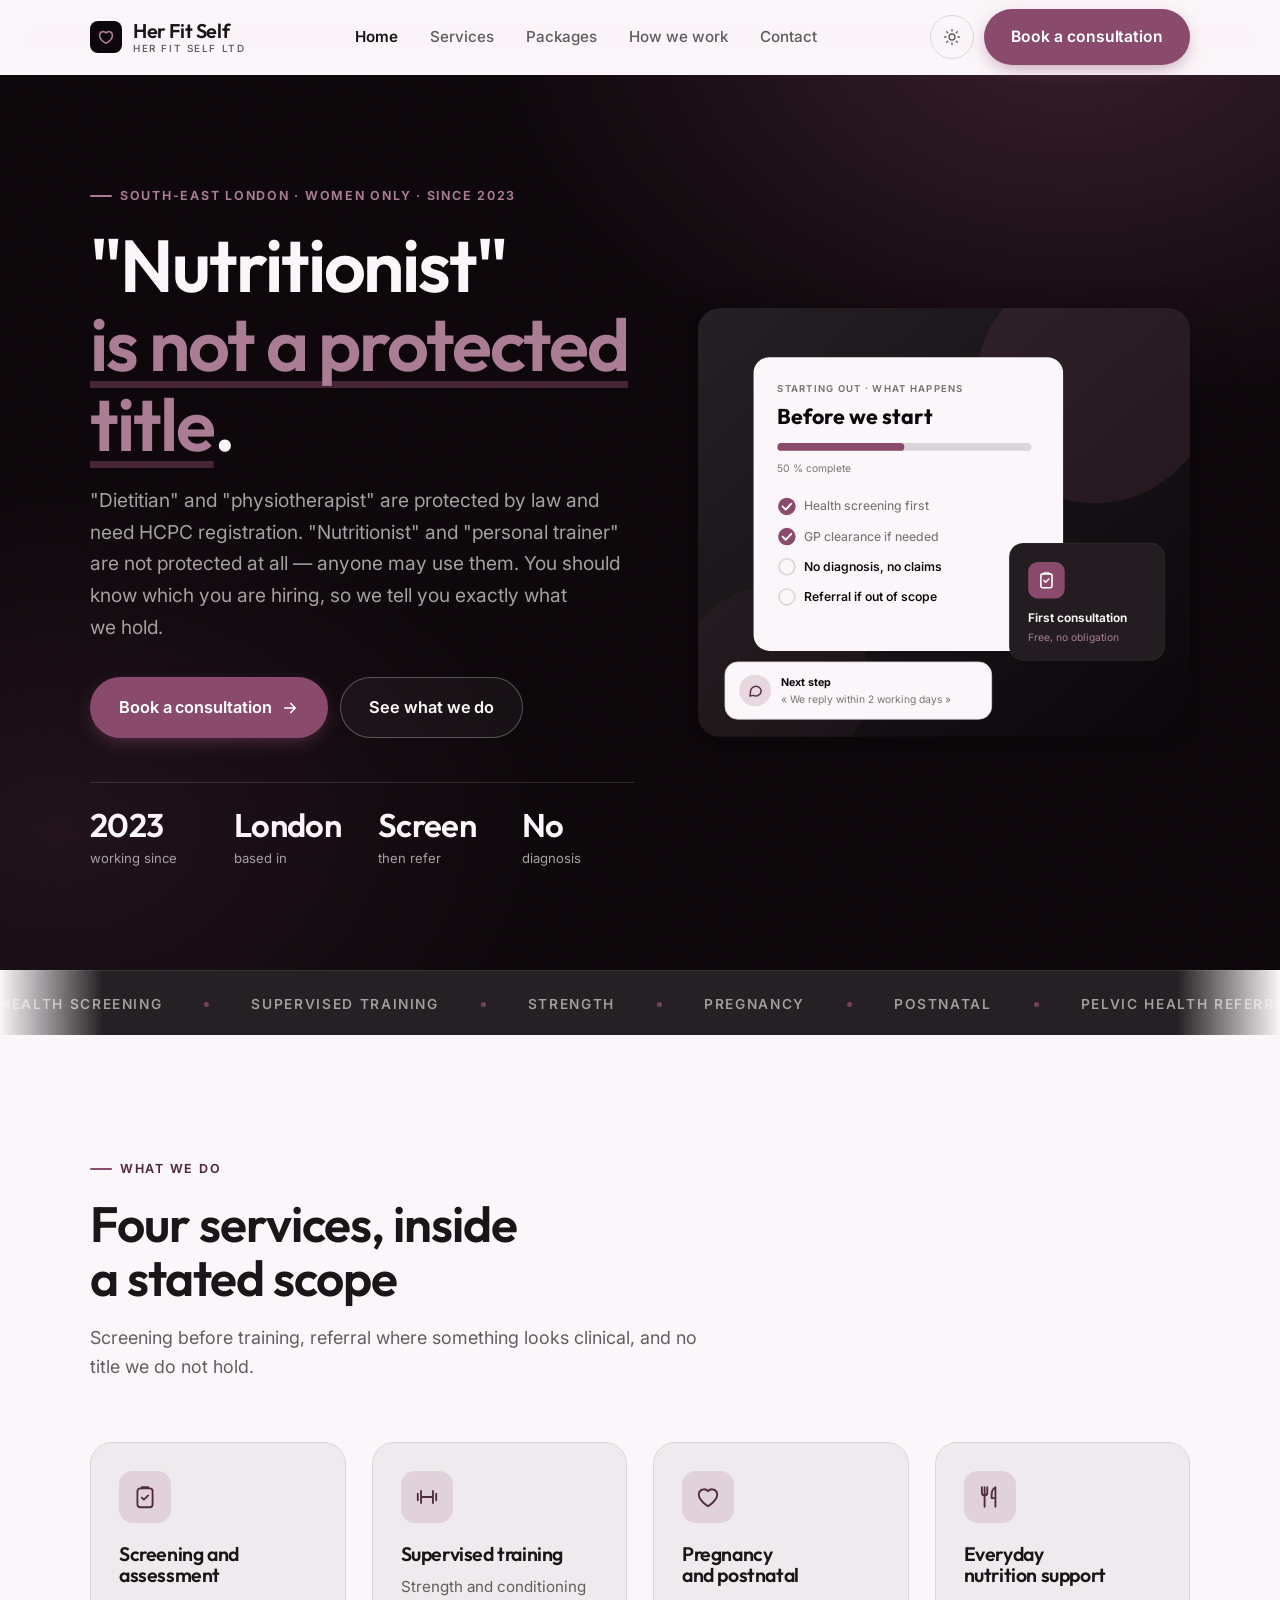
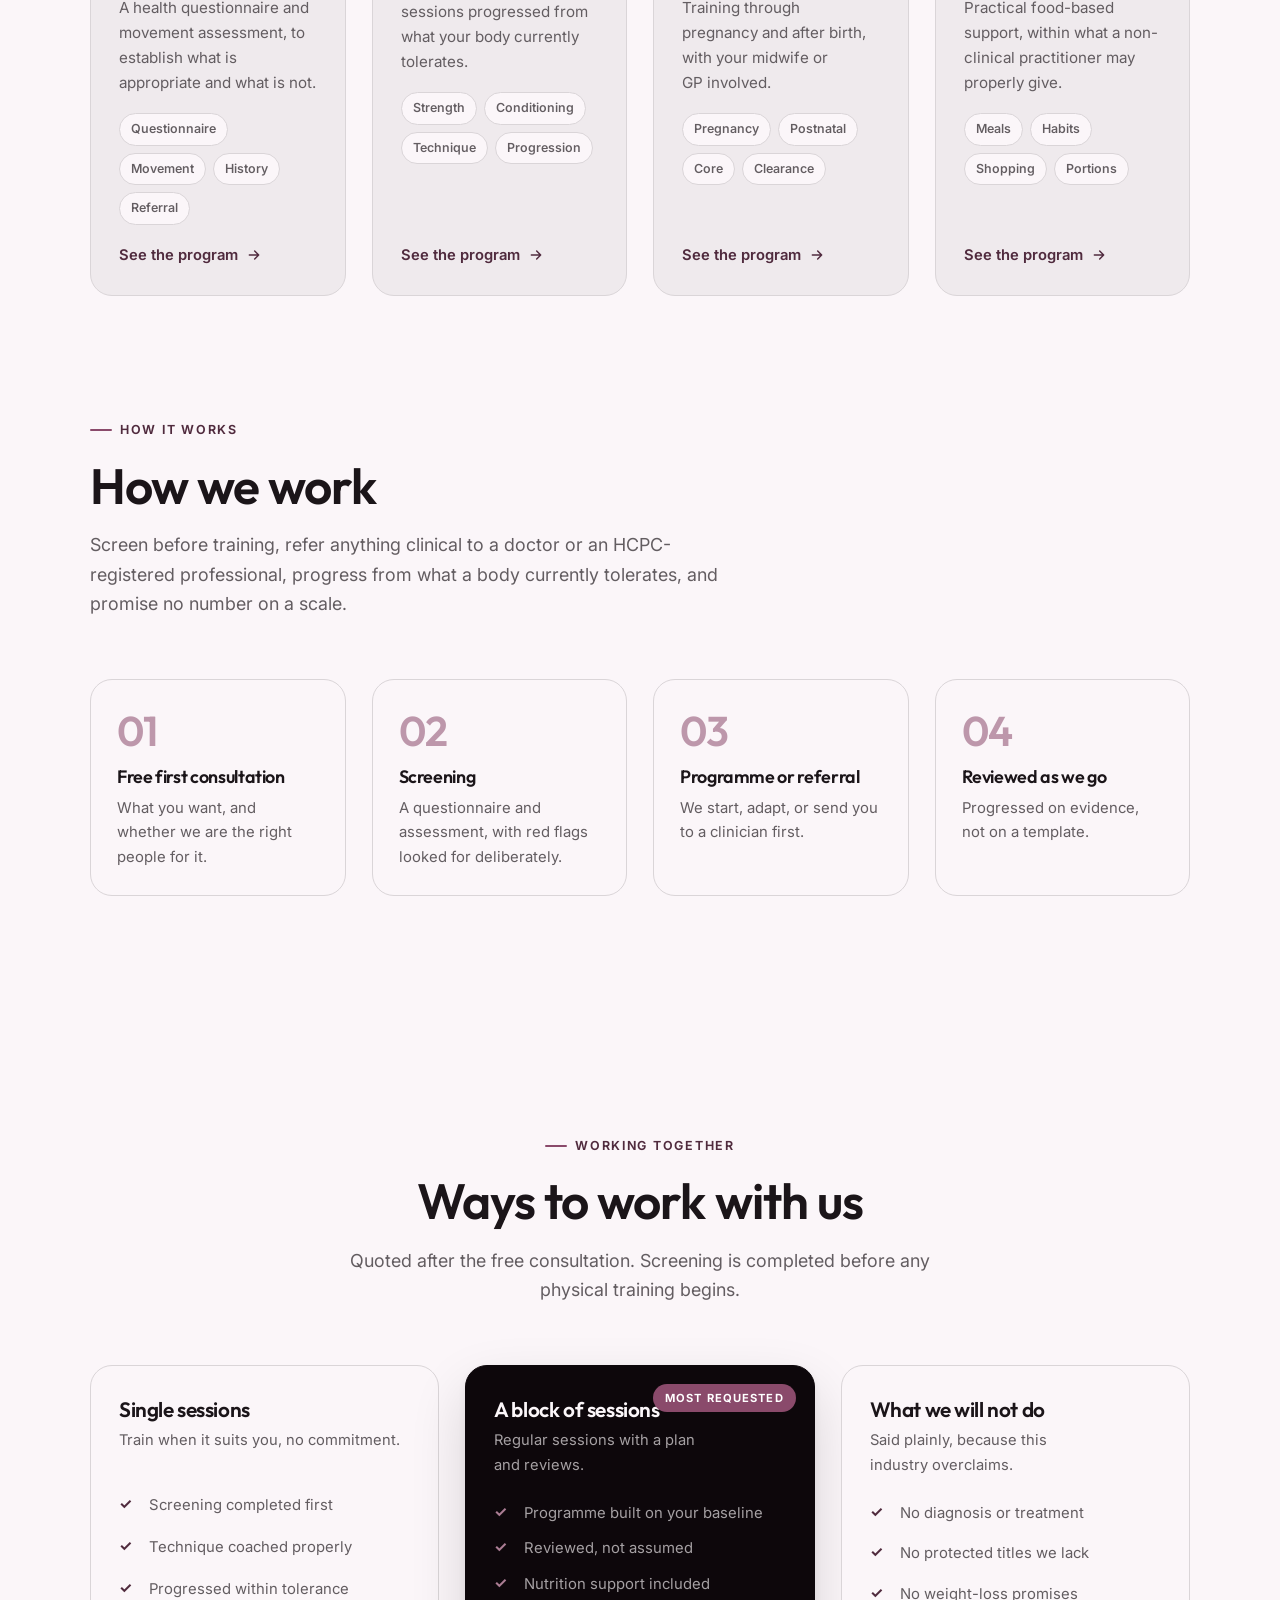
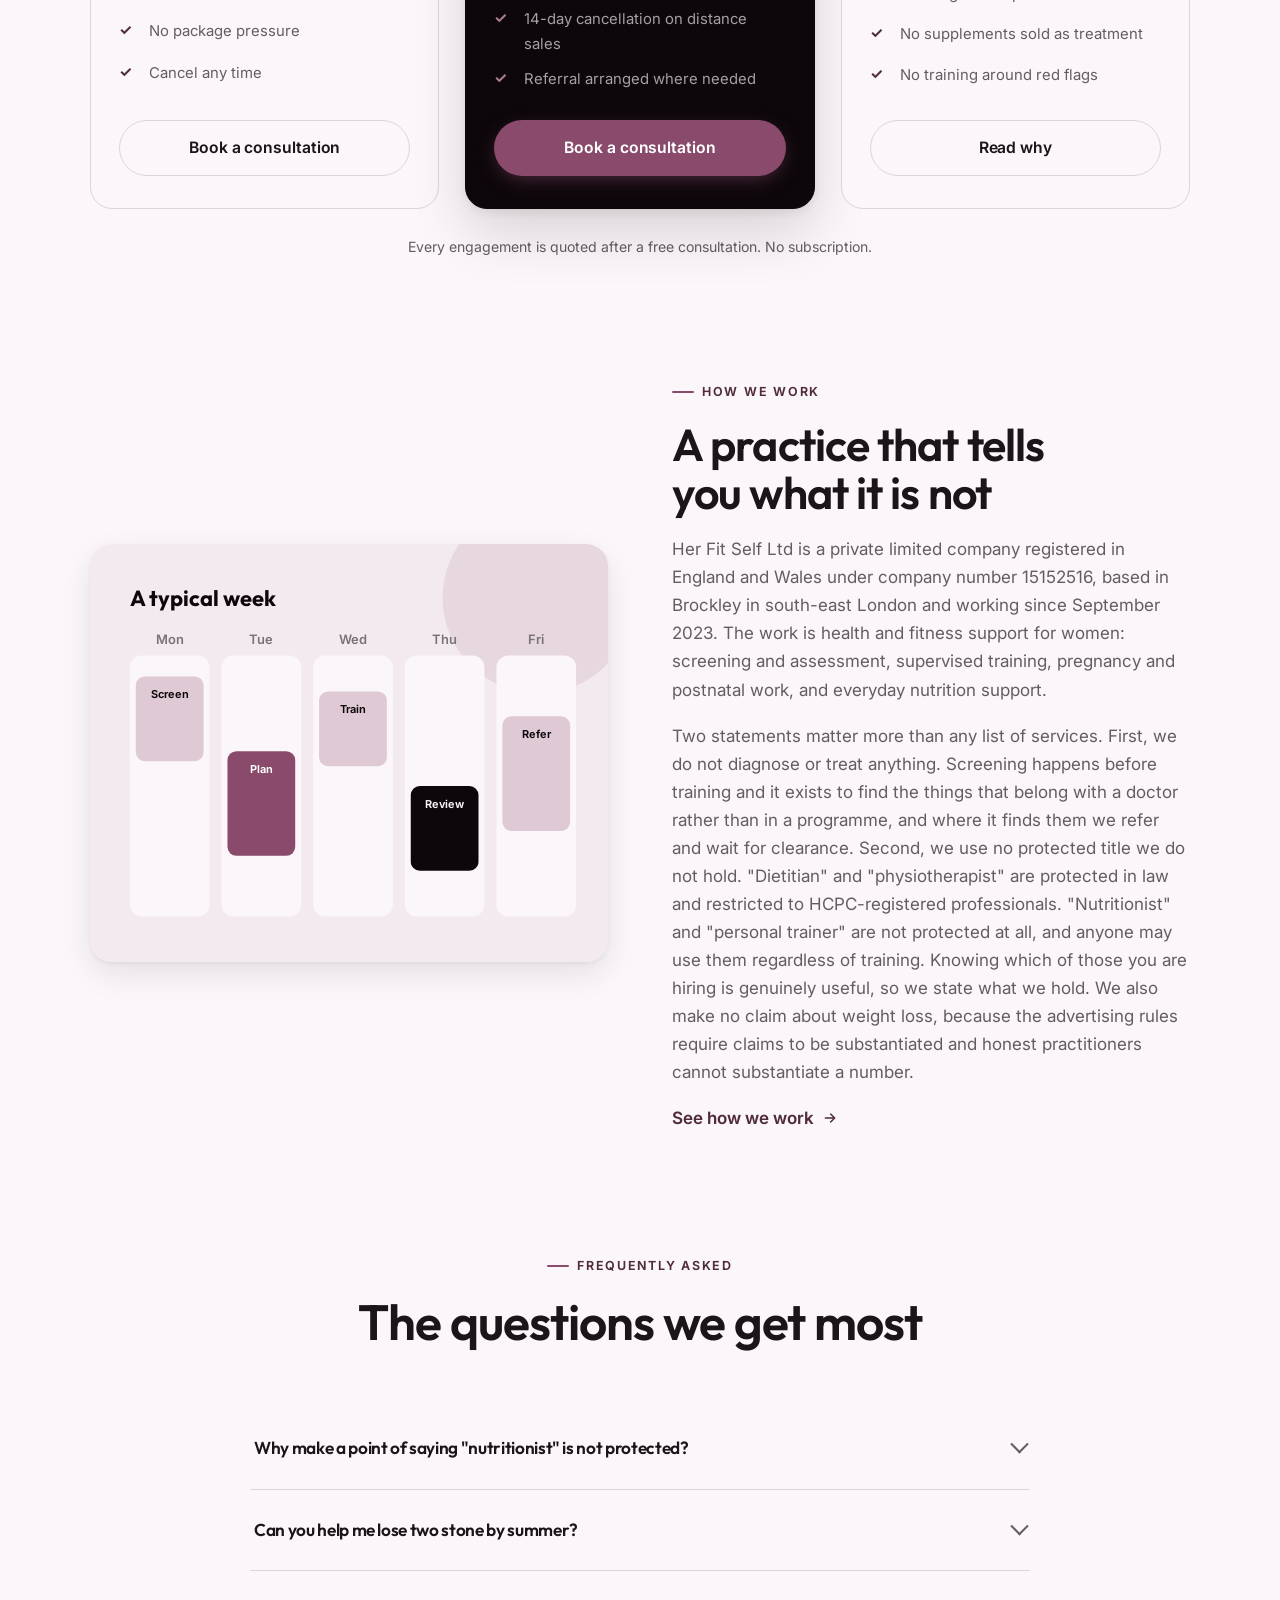
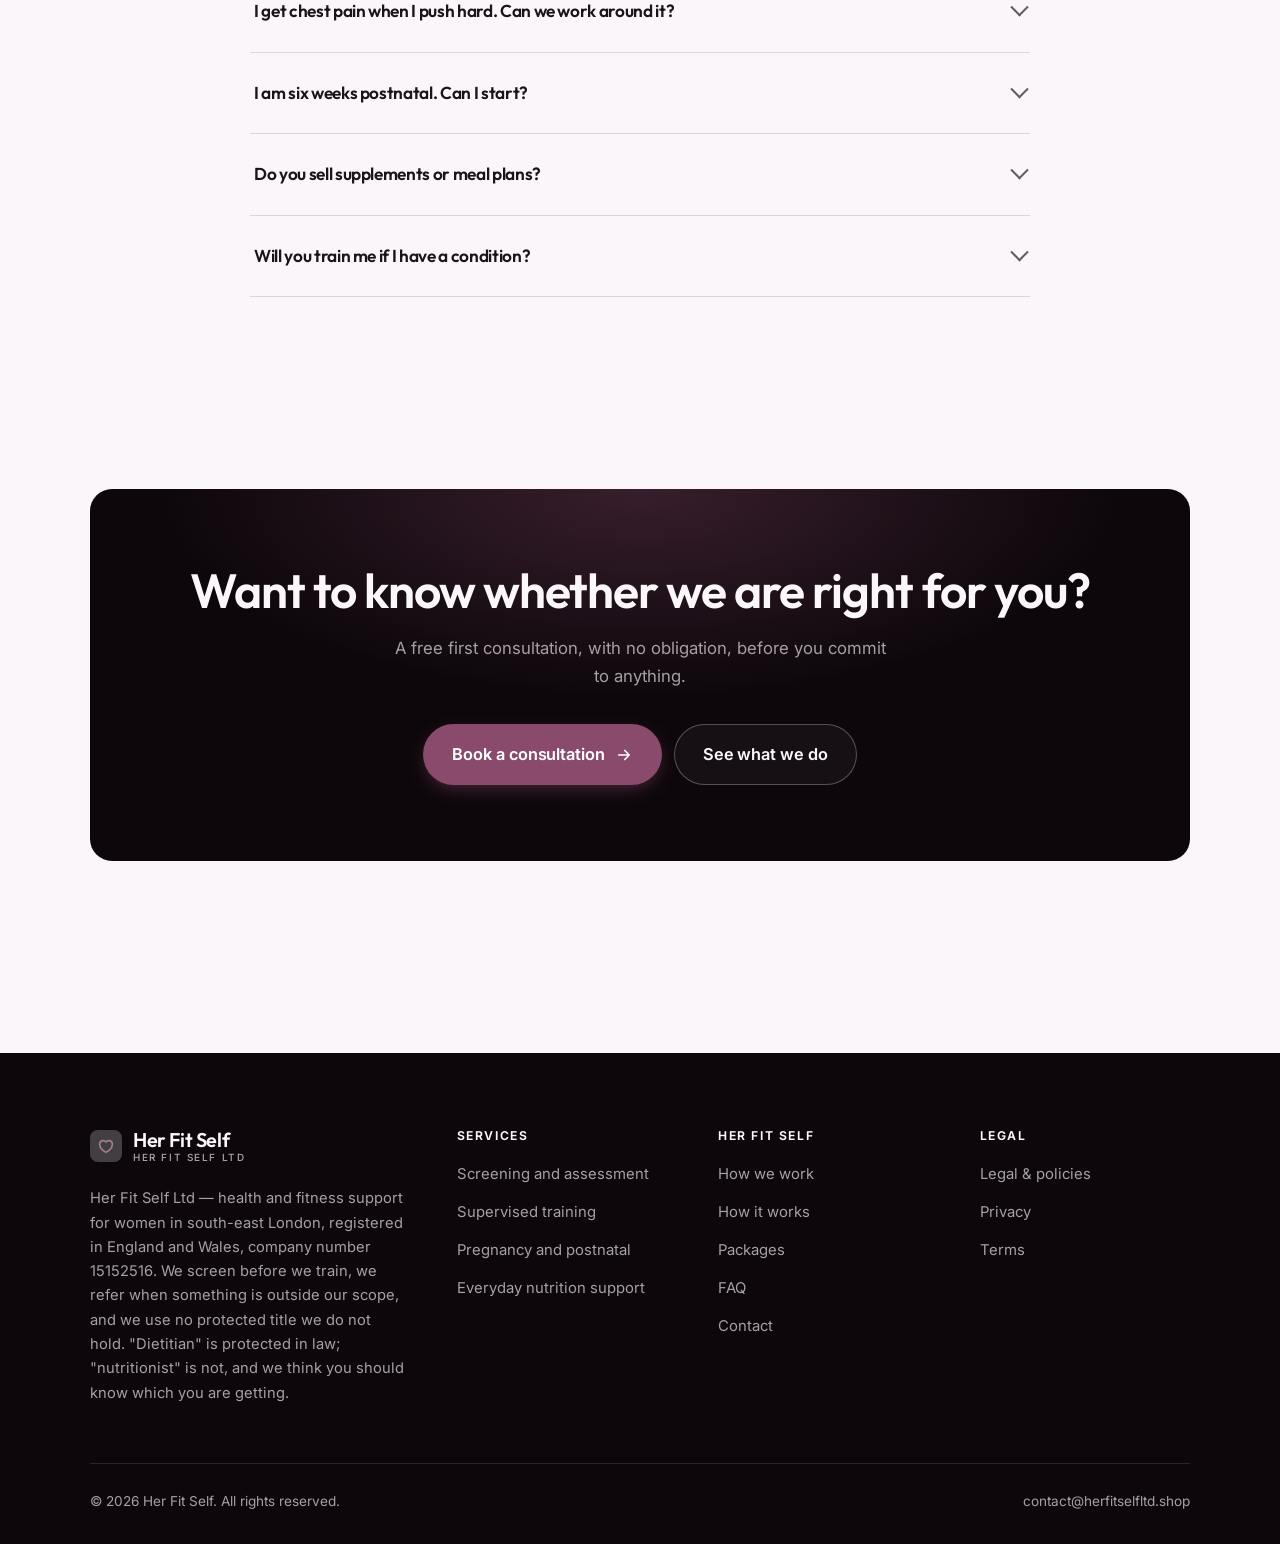
<file: index.html>
<!DOCTYPE html>
<html lang="en" class="no-js">
<head>
<meta charset="utf-8">
<meta name="viewport" content="width=device-width, initial-scale=1">
<title>Her Fit Self Ltd — health and fitness for women, London</title>
<meta name="description" content="Her Fit Self Ltd, health and fitness support for women in south-east London: screening and assessment, supervised training, pre and postnatal work, and everyday nutrition support.">
<link rel="canonical" href="https://herfitselfltd.shop/">

<meta property="og:type" content="website">
<meta property="og:url" content="https://herfitselfltd.shop/">
<meta property="og:site_name" content="Her Fit Self">
<meta property="og:locale" content="en_US">
<meta property="og:title" content="Her Fit Self Ltd — health and fitness for women, London">
<meta property="og:description" content="Her Fit Self Ltd, health and fitness support for women in south-east London: screening and assessment, supervised training, pre and postnatal work, and everyday nutrition support.">
<meta name="theme-color" content="#0d070b">

<link rel="icon" href="assets/img/favicon.svg" type="image/svg+xml">
<link rel="preconnect" href="https://fonts.googleapis.com">
<link rel="preconnect" href="https://fonts.gstatic.com" crossorigin>
<link rel="stylesheet" href="https://fonts.googleapis.com/css2?family=Outfit:wght@400;500;600;700&family=Inter:wght@400..700&display=swap">
<link rel="stylesheet" href="assets/css/style.css">

<!-- Thème appliqué avant le premier rendu (évite le flash) -->
<script>
document.documentElement.classList.remove('no-js');
(function(){try{var t=localStorage.getItem('site-theme');if(t){document.documentElement.setAttribute('data-theme',t);}}catch(e){}})();
</script>
<script type="application/ld+json">
{
  "@context": "https://schema.org",
  "@type": "Organization",
  "name": "Her Fit Self",
  "url": "https://herfitselfltd.shop/",
  "email": "contact@herfitselfltd.shop",
  "description": "Her Fit Self Ltd, health and fitness support for women in south-east London: screening and assessment, supervised training, pre and postnatal work, and everyday nutrition support.",
  "areaServed": "US",
  "knowsLanguage": "en"
}
</script>
</head>

<body>
<a class="skip-link" href="#main">Skip to main content</a>

<header class="site-header">
  <nav class="wrap nav" aria-label="Main navigation">
    <a class="brand" href="index.html">
      <svg class="brand__mark" viewBox="0 0 64 64" aria-hidden="true">
        <rect class="bm-bg" width="64" height="64" rx="16"/>
        <g class="bm-ic" transform="translate(14 14) scale(1.5)" fill="none" stroke-width="2.1" stroke-linecap="round" stroke-linejoin="round"><path d="M12 20.5s-8.5-4.8-8.5-11A4.8 4.8 0 0 1 12 6.6a4.8 4.8 0 0 1 8.5 2.9c0 6.2-8.5 11-8.5 11z"/></g>
      </svg>
      <span>Her Fit Self<span class="brand__sub">HER FIT SELF LTD</span></span>
    </a>

    <ul class="nav__links" id="nav-links">
      <li><a href="index.html" aria-current="page">Home</a></li>
      <li><a href="programs.html">Services</a></li>
      <li><a href="index.html#pricing">Packages</a></li>
      <li><a href="about.html">How we work</a></li>
      <li><a href="contact.html">Contact</a></li>
      <li><a class="btn btn--primary" href="contact.html">Book a consultation</a></li>
    </ul>

    <div class="nav__cta">
      <button class="theme-toggle" type="button" aria-label="Switch to dark theme">
        <svg class="icon-sun" viewBox="0 0 24 24" fill="none" stroke="currentColor" stroke-width="1.8" stroke-linecap="round" aria-hidden="true"><circle cx="12" cy="12" r="4"/><path d="M12 2v2m0 16v2M2 12h2m16 0h2M4.9 4.9l1.4 1.4m11.4 11.4 1.4 1.4M19.1 4.9l-1.4 1.4M6.3 17.7l-1.4 1.4"/></svg>
        <svg class="icon-moon" viewBox="0 0 24 24" fill="none" stroke="currentColor" stroke-width="1.8" stroke-linecap="round" stroke-linejoin="round" aria-hidden="true"><path d="M21 12.8A9 9 0 1 1 11.2 3a7 7 0 0 0 9.8 9.8z"/></svg>
      </button>
      <a class="btn btn--primary" href="contact.html">Book a consultation</a>
      <button class="nav__toggle" type="button" aria-expanded="false" aria-controls="nav-links" aria-label="Open menu">
        <svg class="icon-open" viewBox="0 0 24 24" fill="none" stroke="currentColor" stroke-width="2" stroke-linecap="round" aria-hidden="true"><path d="M3 6h18M3 12h18M3 18h18"/></svg>
        <svg class="icon-close" viewBox="0 0 24 24" fill="none" stroke="currentColor" stroke-width="2" stroke-linecap="round" aria-hidden="true"><path d="M6 6l12 12M18 6L6 18"/></svg>
      </button>
    </div>
  </nav>
</header>

<main id="main">

<section class="hero">
  <div class="wrap hero__inner">
    <div>
      <span class="eyebrow hero__eyebrow">South-east London · Women only · Since 2023</span>
      <h1>&quot;Nutritionist&quot;<br> <em>is not a protected title</em>.</h1>
      <p class="hero__lede">&quot;Dietitian&quot; and &quot;physiotherapist&quot; are protected by law and need HCPC registration. &quot;Nutritionist&quot; and &quot;personal trainer&quot; are not protected at all — anyone may use them. You should know which you are hiring, so we tell you exactly what we hold.</p>

      <div class="hero__actions">
        <a class="btn btn--primary btn--lg" href="contact.html">Book a consultation <svg viewBox="0 0 24 24" fill="none" stroke="currentColor" stroke-width="2.2" stroke-linecap="round" stroke-linejoin="round" aria-hidden="true"><path d="M5 12h14M13 6l6 6-6 6"/></svg></a>
        <a class="btn btn--on-dark btn--lg" href="programs.html">See what we do</a>
      </div>

      <ul class="hero__proof">
        <li><span class="stat__num">2023</span><span class="stat__label">working since</span></li>
        <li><span class="stat__num">London</span><span class="stat__label">based in</span></li>
        <li><span class="stat__num">Screen</span><span class="stat__label">then refer</span></li>
        <li><span class="stat__num">No</span><span class="stat__label">diagnosis</span></li>
      </ul>
    </div>

    <div class="hero__art">
      <svg viewBox="0 0 620 540" role="img" aria-label="What starting with Her Fit Self involves, from health screening to referral where needed.">
        <defs>
          <linearGradient id="hbg" x1="0" y1="0" x2="1" y2="1">
            <stop offset="0" stop-color="#252023"/><stop offset="1" stop-color="#0a0609"/>
          </linearGradient>
        </defs>
        <rect width="620" height="540" rx="22" fill="url(#hbg)"/>
        <circle cx="500" cy="96" r="150" fill="#8a4a6b" opacity=".16"/>
        <circle cx="96" cy="470" r="120" fill="#8a4a6b" opacity=".08"/>

        <g style="font-family: var(--font-body)">
          <!-- Carte programme -->
          <rect x="70" y="62" width="390" height="370" rx="20" fill="#fbf6f9"/>
          <text x="100" y="106" font-size="12" font-weight="650" letter-spacing="1.6" fill="#787376">STARTING OUT · WHAT HAPPENS</text>
          <text x="100" y="146" font-size="27" font-weight="700" fill="#0d070b" style="font-family: var(--font-display)">Before we start</text>
          <rect x="100" y="170" width="320" height="10" rx="5" fill="#dad5d8"/>
          <rect x="100" y="170" width="160" height="10" rx="5" fill="#8a4a6b"/>
          <text x="100" y="206" font-size="13" fill="#787376">50 % complete</text>
          <circle cx="112" cy="250" r="11" fill="#8a4a6b"/><path d="M106.5 250l4 4 7-7.5" fill="none" stroke="#ffffff" stroke-width="2.4" stroke-linecap="round" stroke-linejoin="round"/><text x="134" y="255" font-size="15.5" fill="#787376" font-weight="450">Health screening first</text>
          <circle cx="112" cy="288" r="11" fill="#8a4a6b"/><path d="M106.5 288l4 4 7-7.5" fill="none" stroke="#ffffff" stroke-width="2.4" stroke-linecap="round" stroke-linejoin="round"/><text x="134" y="293" font-size="15.5" fill="#787376" font-weight="450">GP clearance if needed</text>
          <circle cx="112" cy="326" r="10" fill="none" stroke="#dad5d8" stroke-width="2"/><text x="134" y="331" font-size="15.5" fill="#0d070b" font-weight="560">No diagnosis, no claims</text>
          <circle cx="112" cy="364" r="10" fill="none" stroke="#dad5d8" stroke-width="2"/><text x="134" y="369" font-size="15.5" fill="#0d070b" font-weight="560">Referral if out of scope</text>

          <!-- Carte séance -->
          <rect x="392" y="296" width="196" height="148" rx="18" fill="#231d21" stroke="#ffffff" stroke-opacity=".08"/>
          <rect x="416" y="320" width="46" height="46" rx="12" fill="#8a4a6b"/>
          <g transform="translate(427 331)" fill="none" stroke="#ffffff" color="#ffffff" stroke-width="2" stroke-linecap="round" stroke-linejoin="round"><rect x="5" y="4" width="14" height="17.5" rx="2.5"/><path d="M9 4V3h6v1M9 12.5l2 2 4-4"/></g>
          <text x="416" y="396" font-size="15" font-weight="650" fill="#fbf6f9">First consultation</text>
          <text x="416" y="420" font-size="13" fill="#ab7d94">Free, no obligation</text>

          <!-- Retour du coach -->
          <rect x="34" y="446" width="336" height="72" rx="16" fill="#fbf6f9" stroke="#dad5d8"/>
          <circle cx="72" cy="482" r="20" fill="#e7d7df"/>
          <g transform="translate(62 472) scale(.84)" fill="none" stroke="#5a3046" stroke-width="2.2" stroke-linecap="round" stroke-linejoin="round"><path d="M21 12a8 8 0 0 1-11.6 7.1L4 20l1-4.6A8 8 0 1 1 21 12z"/></g>
          <text x="104" y="476" font-size="13.5" font-weight="700" fill="#0d070b">Next step</text>
          <text x="104" y="498" font-size="13" fill="#787376">« We reply within 2 working days »</text>
        </g>
      </svg>
    </div>
  </div>
</section>

<div class="marquee" aria-hidden="true">
  <div class="marquee__track"><span>Health screening</span><span>Supervised training</span><span>Strength</span><span>Pregnancy</span><span>Postnatal</span><span>Pelvic health referral</span><span>Everyday nutrition</span><span>No weight-loss promises</span><span>No protected titles</span><span>Referral when needed</span><span>Health screening</span><span>Supervised training</span><span>Strength</span><span>Pregnancy</span><span>Postnatal</span><span>Pelvic health referral</span><span>Everyday nutrition</span><span>No weight-loss promises</span><span>No protected titles</span><span>Referral when needed</span></div>
</div>

<section class="section wrap" id="programs">
  <div class="section-head reveal">
    <span class="eyebrow">What we do</span>
    <h2>Four services, inside a stated scope</h2>
    <p>Screening before training, referral where something looks clinical, and no title we do not hold.</p>
  </div>
  <div class="grid grid--4 reveal-group">
    <a class="card" href="programs.html#screening">
      <div class="card__icon"><svg viewBox="0 0 24 24" fill="none" stroke="currentColor" stroke-width="1.7" stroke-linecap="round" stroke-linejoin="round" aria-hidden="true"><rect x="5" y="4" width="14" height="17.5" rx="2.5"/><path d="M9 4V3h6v1M9 12.5l2 2 4-4"/></svg></div>
      <h3>Screening and assessment</h3>
      <p>A health questionnaire and movement assessment, to establish what is appropriate and what is not.</p>
      <ul class="tags"><li>Questionnaire</li><li>Movement</li><li>History</li><li>Referral</li></ul>
      <span class="arrow-link">See the program <svg viewBox="0 0 24 24" fill="none" stroke="currentColor" stroke-width="2.2" stroke-linecap="round" stroke-linejoin="round" aria-hidden="true"><path d="M5 12h14M13 6l6 6-6 6"/></svg></span>
    </a>
    <a class="card" href="programs.html#training">
      <div class="card__icon"><svg viewBox="0 0 24 24" fill="none" stroke="currentColor" stroke-width="1.7" stroke-linecap="round" stroke-linejoin="round" aria-hidden="true"><path d="M6.5 6.5v11M17.5 6.5v11M3.5 9v6M20.5 9v6M6.5 12h11"/></svg></div>
      <h3>Supervised training</h3>
      <p>Strength and conditioning sessions progressed from what your body currently tolerates.</p>
      <ul class="tags"><li>Strength</li><li>Conditioning</li><li>Technique</li><li>Progression</li></ul>
      <span class="arrow-link">See the program <svg viewBox="0 0 24 24" fill="none" stroke="currentColor" stroke-width="2.2" stroke-linecap="round" stroke-linejoin="round" aria-hidden="true"><path d="M5 12h14M13 6l6 6-6 6"/></svg></span>
    </a>
    <a class="card" href="programs.html#perinatal">
      <div class="card__icon"><svg viewBox="0 0 24 24" fill="none" stroke="currentColor" stroke-width="1.7" stroke-linecap="round" stroke-linejoin="round" aria-hidden="true"><path d="M12 20.5s-8.5-4.8-8.5-11A4.8 4.8 0 0 1 12 6.6a4.8 4.8 0 0 1 8.5 2.9c0 6.2-8.5 11-8.5 11z"/></svg></div>
      <h3>Pregnancy and postnatal</h3>
      <p>Training through pregnancy and after birth, with your midwife or GP involved.</p>
      <ul class="tags"><li>Pregnancy</li><li>Postnatal</li><li>Core</li><li>Clearance</li></ul>
      <span class="arrow-link">See the program <svg viewBox="0 0 24 24" fill="none" stroke="currentColor" stroke-width="2.2" stroke-linecap="round" stroke-linejoin="round" aria-hidden="true"><path d="M5 12h14M13 6l6 6-6 6"/></svg></span>
    </a>
    <a class="card" href="programs.html#nutrition">
      <div class="card__icon"><svg viewBox="0 0 24 24" fill="none" stroke="currentColor" stroke-width="1.7" stroke-linecap="round" stroke-linejoin="round" aria-hidden="true"><path d="M7 3v8M4.5 3v5a2.5 2.5 0 0 0 5 0V3M7 11v10M17 21V3c-2.2 1.2-3.5 3.6-3.5 7v3H17"/></svg></div>
      <h3>Everyday nutrition support</h3>
      <p>Practical food-based support, within what a non-clinical practitioner may properly give.</p>
      <ul class="tags"><li>Meals</li><li>Habits</li><li>Shopping</li><li>Portions</li></ul>
      <span class="arrow-link">See the program <svg viewBox="0 0 24 24" fill="none" stroke="currentColor" stroke-width="2.2" stroke-linecap="round" stroke-linejoin="round" aria-hidden="true"><path d="M5 12h14M13 6l6 6-6 6"/></svg></span>
    </a>
  </div>
</section>

<section class="section section--flush wrap" id="how-it-works">
  <div class="section-head reveal">
    <span class="eyebrow">How it works</span>
    <h2>How we work</h2>
    <p>Screen before training, refer anything clinical to a doctor or an HCPC-registered professional, progress from what a body currently tolerates, and promise no number on a scale.</p>
  </div>
  <div class="grid grid--4 steps reveal-group">
    <article class="step">
      <h3>Free first consultation</h3>
      <p>What you want, and whether we are the right people for it.</p>
    </article>
    <article class="step">
      <h3>Screening</h3>
      <p>A questionnaire and assessment, with red flags looked for deliberately.</p>
    </article>
    <article class="step">
      <h3>Programme or referral</h3>
      <p>We start, adapt, or send you to a clinician first.</p>
    </article>
    <article class="step">
      <h3>Reviewed as we go</h3>
      <p>Progressed on evidence, not on a template.</p>
    </article>
  </div>
</section>

<section class="section wrap" id="pricing">
  <div class="section-head section-head--center reveal">
    <span class="eyebrow">Working together</span>
    <h2>Ways to work with us</h2>
    <p>Quoted after the free consultation. Screening is completed before any physical training begins.</p>
  </div>
  <div class="grid grid--3 plans reveal-group">
    <article class="plan">
      
      <h3>Single sessions</h3>
      <p class="plan__desc">Train when it suits you, no commitment.</p>
      
      <ul class="plan__features">
        <li>Screening completed first</li>
        <li>Technique coached properly</li>
        <li>Progressed within tolerance</li>
        <li>No package pressure</li>
        <li>Cancel any time</li>
      </ul>
      <a class="btn btn--ghost btn--block" href="contact.html">Book a consultation</a>
    </article>
    <article class="plan plan--featured">
      <span class="plan__tag">Most requested</span>
      <h3>A block of sessions</h3>
      <p class="plan__desc">Regular sessions with a plan and reviews.</p>
      
      <ul class="plan__features">
        <li>Programme built on your baseline</li>
        <li>Reviewed, not assumed</li>
        <li>Nutrition support included</li>
        <li>14-day cancellation on distance sales</li>
        <li>Referral arranged where needed</li>
      </ul>
      <a class="btn btn--primary btn--block" href="contact.html">Book a consultation</a>
    </article>
    <article class="plan">
      
      <h3>What we will not do</h3>
      <p class="plan__desc">Said plainly, because this industry overclaims.</p>
      
      <ul class="plan__features">
        <li>No diagnosis or treatment</li>
        <li>No protected titles we lack</li>
        <li>No weight-loss promises</li>
        <li>No supplements sold as treatment</li>
        <li>No training around red flags</li>
      </ul>
      <a class="btn btn--ghost btn--block" href="contact.html">Read why</a>
    </article>
  </div>
  <p class="plans-note">Every engagement is quoted after a free consultation. No subscription.</p>
</section>

<section class="section section--flush wrap">
  <div class="split reveal">
    <div class="split__art">
      <svg viewBox="0 0 520 420" role="img" aria-label="Example of a typical week: Screen, Plan, Train, Review, Refer.">
        <rect width="520" height="420" rx="20" fill="#f3eaef"/>
        <circle cx="450" cy="54" r="96" fill="#8a4a6b" opacity=".12"/>
        <g style="font-family: var(--font-body)">
        <text x="40" y="62" font-size="22" font-weight="700" fill="#0d070b" style="font-family: var(--font-display)">A typical week</text>
        <text x="80" y="100" text-anchor="middle" font-size="13" font-weight="600" fill="#787376">Mon</text>
        <rect x="40" y="112" width="80" height="262" rx="12" fill="#fbf6f9"/>
        <rect x="46" y="133" width="68" height="85" rx="9" fill="#dec9d4"/>
        <text x="80" y="155" text-anchor="middle" font-size="11" font-weight="650" fill="#0d070b">Screen</text>
        <text x="172" y="100" text-anchor="middle" font-size="13" font-weight="600" fill="#787376">Tue</text>
        <rect x="132" y="112" width="80" height="262" rx="12" fill="#fbf6f9"/>
        <rect x="138" y="208" width="68" height="105" rx="9" fill="#8a4a6b"/>
        <text x="172" y="230" text-anchor="middle" font-size="11" font-weight="650" fill="#ffffff">Plan</text>
        <text x="264" y="100" text-anchor="middle" font-size="13" font-weight="600" fill="#787376">Wed</text>
        <rect x="224" y="112" width="80" height="262" rx="12" fill="#fbf6f9"/>
        <rect x="230" y="148" width="68" height="75" rx="9" fill="#dec9d4"/>
        <text x="264" y="170" text-anchor="middle" font-size="11" font-weight="650" fill="#0d070b">Train</text>
        <text x="356" y="100" text-anchor="middle" font-size="13" font-weight="600" fill="#787376">Thu</text>
        <rect x="316" y="112" width="80" height="262" rx="12" fill="#fbf6f9"/>
        <rect x="322" y="243" width="68" height="85" rx="9" fill="#0d070b"/>
        <text x="356" y="265" text-anchor="middle" font-size="11" font-weight="650" fill="#fbf6f9">Review</text>
        <text x="448" y="100" text-anchor="middle" font-size="13" font-weight="600" fill="#787376">Fri</text>
        <rect x="408" y="112" width="80" height="262" rx="12" fill="#fbf6f9"/>
        <rect x="414" y="173" width="68" height="115" rx="9" fill="#dec9d4"/>
        <text x="448" y="195" text-anchor="middle" font-size="11" font-weight="650" fill="#0d070b">Refer</text>
        </g>
      </svg>
    </div>
    <div>
      <span class="eyebrow">How we work</span>
      <h2>A practice that tells you what it is not</h2>
      <p>Her Fit Self Ltd is a private limited company registered in England and Wales under company number 15152516, based in Brockley in south-east London and working since September 2023. The work is health and fitness support for women: screening and assessment, supervised training, pregnancy and postnatal work, and everyday nutrition support.</p>
      <p>Two statements matter more than any list of services. First, we do not diagnose or treat anything. Screening happens before training and it exists to find the things that belong with a doctor rather than in a programme, and where it finds them we refer and wait for clearance. Second, we use no protected title we do not hold. &quot;Dietitian&quot; and &quot;physiotherapist&quot; are protected in law and restricted to HCPC-registered professionals. &quot;Nutritionist&quot; and &quot;personal trainer&quot; are not protected at all, and anyone may use them regardless of training. Knowing which of those you are hiring is genuinely useful, so we state what we hold. We also make no claim about weight loss, because the advertising rules require claims to be substantiated and honest practitioners cannot substantiate a number.</p>
      <p><a class="arrow-link" href="about.html">See how we work <svg viewBox="0 0 24 24" fill="none" stroke="currentColor" stroke-width="2.2" stroke-linecap="round" stroke-linejoin="round" aria-hidden="true"><path d="M5 12h14M13 6l6 6-6 6"/></svg></a></p>
    </div>
  </div>
</section>

<section class="section section--flush wrap" id="faq">
  <div class="section-head section-head--center reveal">
    <span class="eyebrow">Frequently asked</span>
    <h2>The questions we get most</h2>
  </div>
  <div class="faq reveal">
    <details>
      <summary>Why make a point of saying &quot;nutritionist&quot; is not protected?</summary>
      <p>Because people reasonably assume it is. &quot;Dietitian&quot; and &quot;physiotherapist&quot; are protected titles restricted to HCPC-registered professionals, and using them without registration is an offence. &quot;Nutritionist&quot; and &quot;personal trainer&quot; carry no such protection, so the title alone tells you nothing about someone's training. We would rather you knew that and asked us what we actually hold.</p>
    </details>
    <details>
      <summary>Can you help me lose two stone by summer?</summary>
      <p>We can help you train and eat better, and we will not put a figure or a date on it. Advertising rules require health and weight-loss claims to be substantiable, and nobody can honestly guarantee a rate of loss for a particular person. Anyone promising you a number is either guessing or breaking those rules.</p>
    </details>
    <details>
      <summary>I get chest pain when I push hard. Can we work around it?</summary>
      <p>No, and please do not let anyone try. Chest pain on exertion is one of the things screening exists to catch, and it goes to a GP before any programme. The same applies to unexplained breathlessness, dizziness, blackouts and unexplained weight loss. We will pick this up at screening and refer you.</p>
    </details>
    <details>
      <summary>I am six weeks postnatal. Can I start?</summary>
      <p>After your postnatal check and with clearance, yes, and we will build it gradually. If there are signs of pelvic floor dysfunction or abdominal separation that need assessing, that is a referral to a pelvic health physiotherapist — a clinical assessment and a protected title, so properly theirs rather than ours.</p>
    </details>
    <details>
      <summary>Do you sell supplements or meal plans?</summary>
      <p>No supplements, and nutrition support is general and food-based rather than a prescribed protocol. Dietetic treatment of a diagnosed condition is clinical work for a registered dietitian. We also only make nutrition and health claims that are authorised, which rules out most of what the supplement industry says.</p>
    </details>
    <details>
      <summary>Will you train me if I have a condition?</summary>
      <p>Often yes, with clearance and adapted appropriately, and sometimes alongside a clinician who is managing it. What we will not do is treat the condition or train as though it were not there. Tell us at screening rather than part-way through; it changes what is sensible rather than ruling things out.</p>
    </details>
  </div>
</section>

<section class="wrap section--tight">
  <div class="cta-band reveal">
    <h2>Want to know whether we are right for you?</h2>
    <p>A free first consultation, with no obligation, before you commit to anything.</p>
    <div class="hero__actions">
      <a class="btn btn--primary btn--lg" href="contact.html">Book a consultation <svg viewBox="0 0 24 24" fill="none" stroke="currentColor" stroke-width="2.2" stroke-linecap="round" stroke-linejoin="round" aria-hidden="true"><path d="M5 12h14M13 6l6 6-6 6"/></svg></a>
      <a class="btn btn--on-dark btn--lg" href="programs.html">See what we do</a>
    </div>
  </div>
</section>

</main>

<footer class="site-footer">
  <div class="wrap">
    <div class="footer__grid">
      <div class="footer__brand">
        <a class="brand" href="index.html">
          <svg class="brand__mark" viewBox="0 0 64 64" aria-hidden="true">
        <rect class="bm-bg" width="64" height="64" rx="16"/>
        <g class="bm-ic" transform="translate(14 14) scale(1.5)" fill="none" stroke-width="2.1" stroke-linecap="round" stroke-linejoin="round"><path d="M12 20.5s-8.5-4.8-8.5-11A4.8 4.8 0 0 1 12 6.6a4.8 4.8 0 0 1 8.5 2.9c0 6.2-8.5 11-8.5 11z"/></g>
      </svg>
          <span>Her Fit Self<span class="brand__sub">HER FIT SELF LTD</span></span>
        </a>
        <p>Her Fit Self Ltd — health and fitness support for women in south-east London, registered in England and Wales, company number 15152516. We screen before we train, we refer when something is outside our scope, and we use no protected title we do not hold. &quot;Dietitian&quot; is protected in law; &quot;nutritionist&quot; is not, and we think you should know which you are getting.</p>
      </div>

      <div class="footer__col">
        <h4>Services</h4>
        <ul>
          <li><a href="programs.html#screening">Screening and assessment</a></li>
          <li><a href="programs.html#training">Supervised training</a></li>
          <li><a href="programs.html#perinatal">Pregnancy and postnatal</a></li>
          <li><a href="programs.html#nutrition">Everyday nutrition support</a></li>
        </ul>
      </div>

      <div class="footer__col">
        <h4>Her Fit Self</h4>
        <ul>
          <li><a href="about.html">How we work</a></li>
          <li><a href="index.html#how-it-works">How it works</a></li>
          <li><a href="index.html#pricing">Packages</a></li>
          <li><a href="index.html#faq">FAQ</a></li>
          <li><a href="contact.html">Contact</a></li>
        </ul>
      </div>

      <div class="footer__col">
        <h4>Legal</h4>
        <ul>
          <li><a href="legal.html">Legal &amp; policies</a></li>
          <li><a href="legal.html#privacy">Privacy</a></li>
          <li><a href="legal.html#terms">Terms</a></li>
        </ul>
      </div>
    </div>

    <div class="footer__bottom">
      <p>© <span data-year>2026</span> Her Fit Self. All rights reserved.</p>
      <p><a href="mailto:contact@herfitselfltd.shop">contact@herfitselfltd.shop</a></p>
    </div>
  </div>
</footer>

<script src="assets/js/main.js" defer></script>
</body>
</html>
</file>
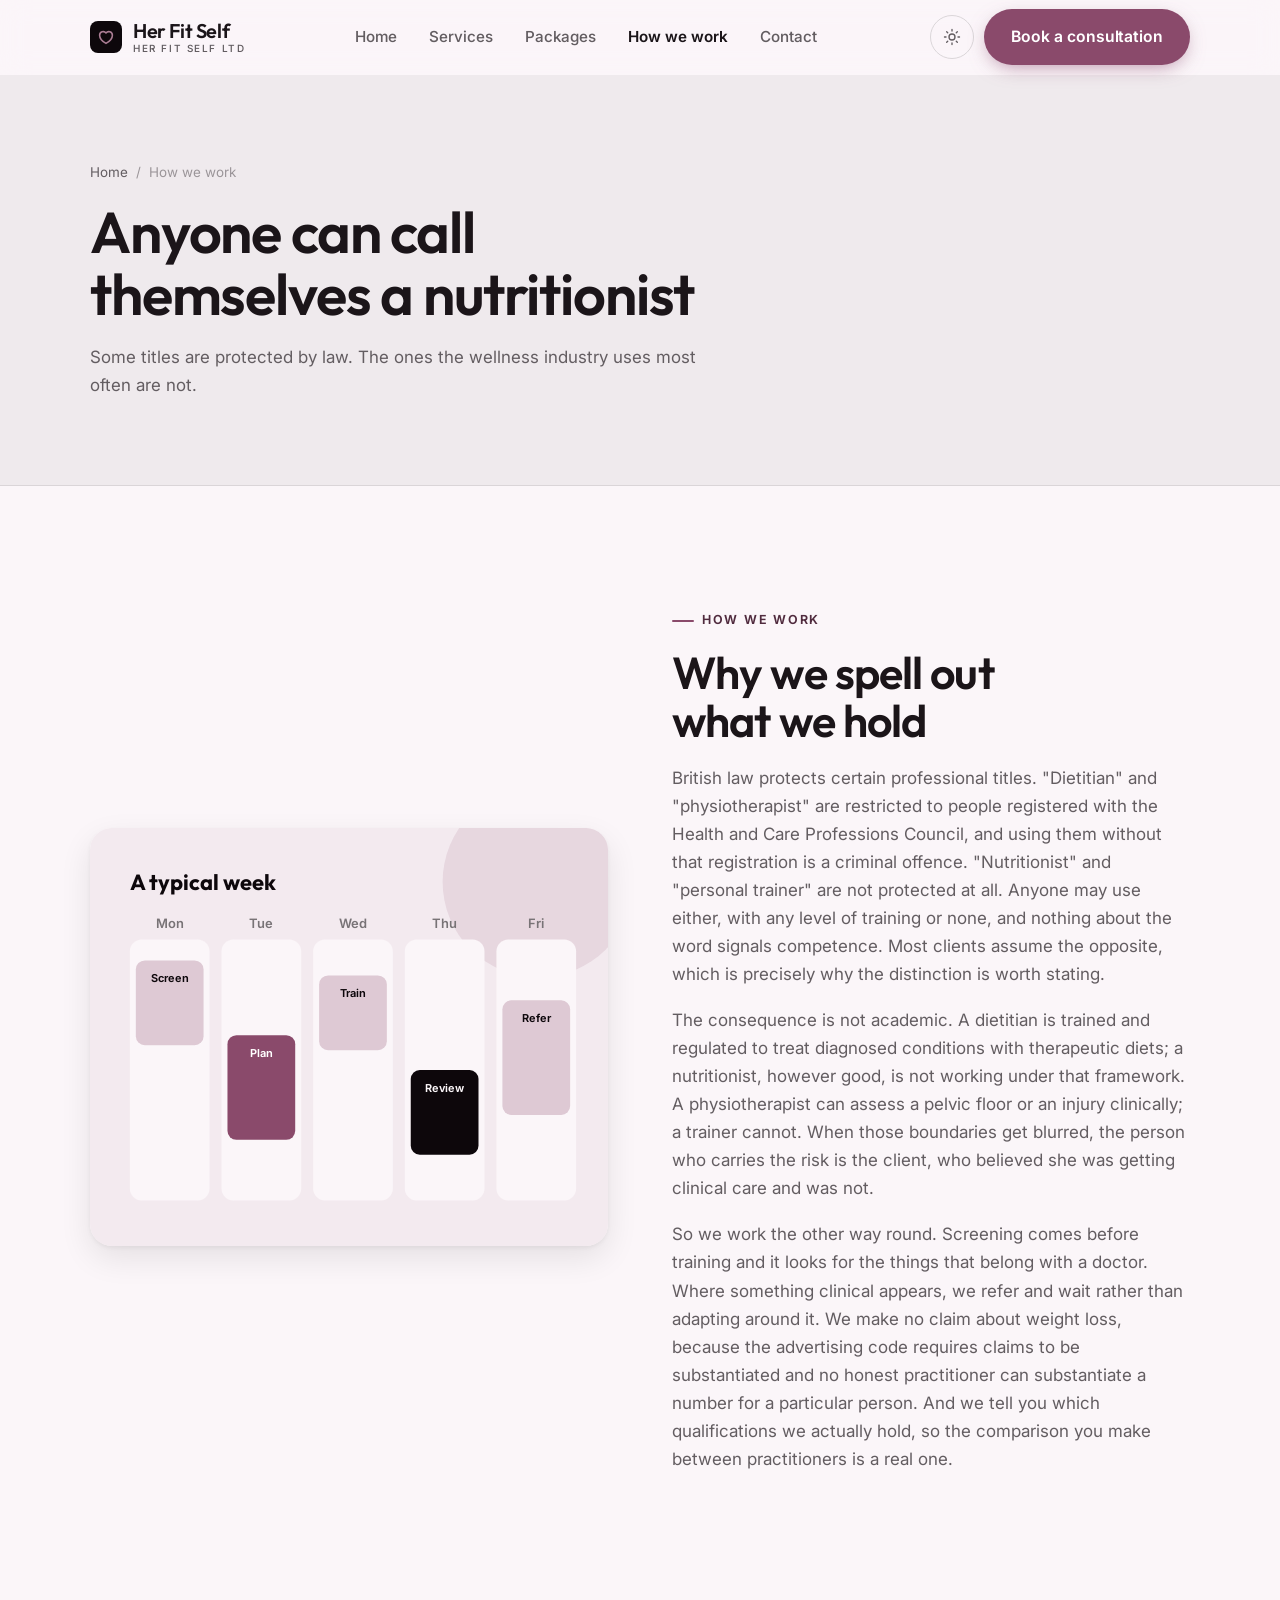
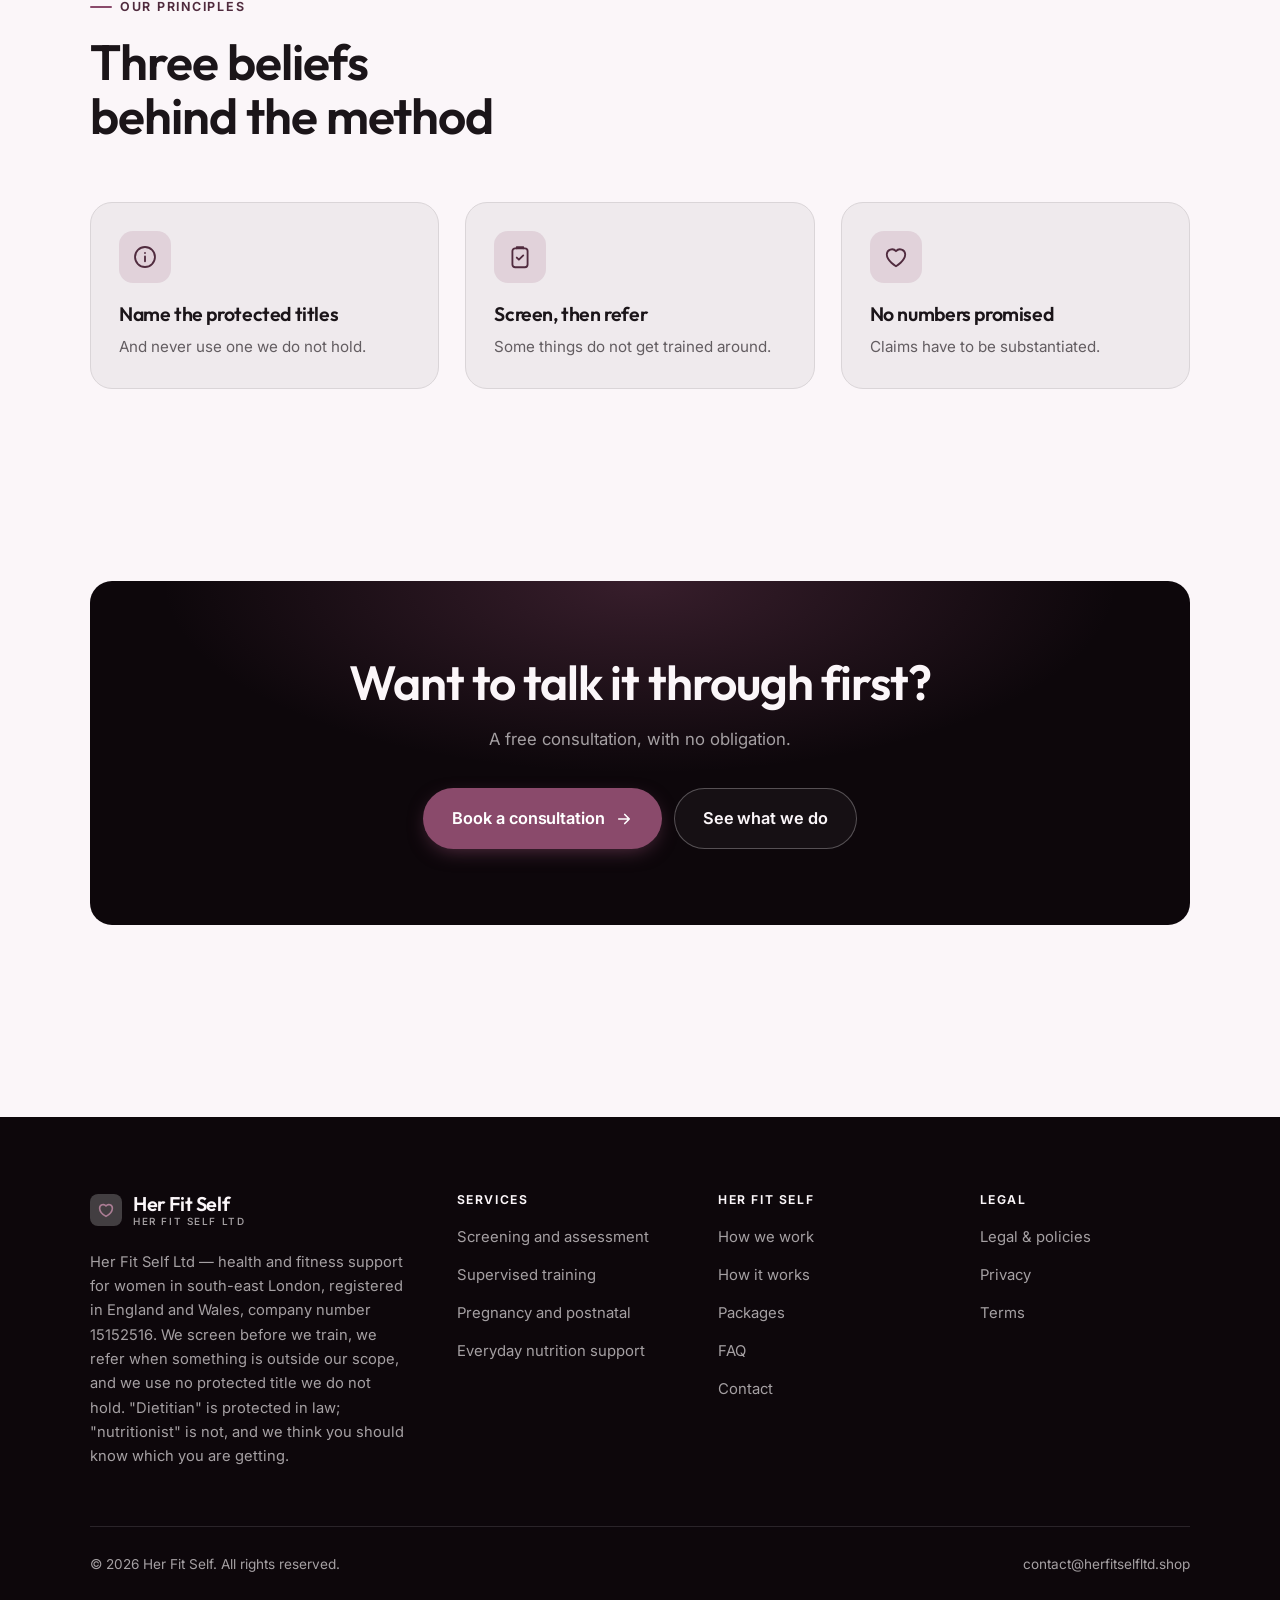
<file: about.html>
<!DOCTYPE html>
<html lang="en" class="no-js">
<head>
<meta charset="utf-8">
<meta name="viewport" content="width=device-width, initial-scale=1">
<title>How we work — Her Fit Self</title>
<meta name="description" content="About Her Fit Self Ltd, health and fitness support for women in south-east London since 2023, company number 15152516.">
<link rel="canonical" href="https://herfitselfltd.shop/about.html">

<meta property="og:type" content="website">
<meta property="og:url" content="https://herfitselfltd.shop/about.html">
<meta property="og:site_name" content="Her Fit Self">
<meta property="og:locale" content="en_US">
<meta property="og:title" content="How we work — Her Fit Self">
<meta property="og:description" content="About Her Fit Self Ltd, health and fitness support for women in south-east London since 2023, company number 15152516.">
<meta name="theme-color" content="#0d070b">

<link rel="icon" href="assets/img/favicon.svg" type="image/svg+xml">
<link rel="preconnect" href="https://fonts.googleapis.com">
<link rel="preconnect" href="https://fonts.gstatic.com" crossorigin>
<link rel="stylesheet" href="https://fonts.googleapis.com/css2?family=Outfit:wght@400;500;600;700&family=Inter:wght@400..700&display=swap">
<link rel="stylesheet" href="assets/css/style.css">

<!-- Thème appliqué avant le premier rendu (évite le flash) -->
<script>
document.documentElement.classList.remove('no-js');
(function(){try{var t=localStorage.getItem('site-theme');if(t){document.documentElement.setAttribute('data-theme',t);}}catch(e){}})();
</script>
</head>

<body>
<a class="skip-link" href="#main">Skip to main content</a>

<header class="site-header">
  <nav class="wrap nav" aria-label="Main navigation">
    <a class="brand" href="index.html">
      <svg class="brand__mark" viewBox="0 0 64 64" aria-hidden="true">
        <rect class="bm-bg" width="64" height="64" rx="16"/>
        <g class="bm-ic" transform="translate(14 14) scale(1.5)" fill="none" stroke-width="2.1" stroke-linecap="round" stroke-linejoin="round"><path d="M12 20.5s-8.5-4.8-8.5-11A4.8 4.8 0 0 1 12 6.6a4.8 4.8 0 0 1 8.5 2.9c0 6.2-8.5 11-8.5 11z"/></g>
      </svg>
      <span>Her Fit Self<span class="brand__sub">HER FIT SELF LTD</span></span>
    </a>

    <ul class="nav__links" id="nav-links">
      <li><a href="index.html">Home</a></li>
      <li><a href="programs.html">Services</a></li>
      <li><a href="index.html#pricing">Packages</a></li>
      <li><a href="about.html" aria-current="page">How we work</a></li>
      <li><a href="contact.html">Contact</a></li>
      <li><a class="btn btn--primary" href="contact.html">Book a consultation</a></li>
    </ul>

    <div class="nav__cta">
      <button class="theme-toggle" type="button" aria-label="Switch to dark theme">
        <svg class="icon-sun" viewBox="0 0 24 24" fill="none" stroke="currentColor" stroke-width="1.8" stroke-linecap="round" aria-hidden="true"><circle cx="12" cy="12" r="4"/><path d="M12 2v2m0 16v2M2 12h2m16 0h2M4.9 4.9l1.4 1.4m11.4 11.4 1.4 1.4M19.1 4.9l-1.4 1.4M6.3 17.7l-1.4 1.4"/></svg>
        <svg class="icon-moon" viewBox="0 0 24 24" fill="none" stroke="currentColor" stroke-width="1.8" stroke-linecap="round" stroke-linejoin="round" aria-hidden="true"><path d="M21 12.8A9 9 0 1 1 11.2 3a7 7 0 0 0 9.8 9.8z"/></svg>
      </button>
      <a class="btn btn--primary" href="contact.html">Book a consultation</a>
      <button class="nav__toggle" type="button" aria-expanded="false" aria-controls="nav-links" aria-label="Open menu">
        <svg class="icon-open" viewBox="0 0 24 24" fill="none" stroke="currentColor" stroke-width="2" stroke-linecap="round" aria-hidden="true"><path d="M3 6h18M3 12h18M3 18h18"/></svg>
        <svg class="icon-close" viewBox="0 0 24 24" fill="none" stroke="currentColor" stroke-width="2" stroke-linecap="round" aria-hidden="true"><path d="M6 6l12 12M18 6L6 18"/></svg>
      </button>
    </div>
  </nav>
</header>

<main id="main">

<section class="page-head">
  <div class="wrap">
    <nav class="breadcrumb" aria-label="Breadcrumb">
      <a href="index.html">Home</a><span>/</span><span aria-current="page">How we work</span>
    </nav>
    <h1>Anyone can call themselves a nutritionist</h1>
    <p>Some titles are protected by law. The ones the wellness industry uses most often are not.</p>
  </div>
</section>

<section class="section wrap">
  <div class="split reveal">
    <div class="split__art">
      <svg viewBox="0 0 520 420" role="img" aria-label="Example of a typical week: Screen, Plan, Train, Review, Refer.">
        <rect width="520" height="420" rx="20" fill="#f3eaef"/>
        <circle cx="450" cy="54" r="96" fill="#8a4a6b" opacity=".12"/>
        <g style="font-family: var(--font-body)">
        <text x="40" y="62" font-size="22" font-weight="700" fill="#0d070b" style="font-family: var(--font-display)">A typical week</text>
        <text x="80" y="100" text-anchor="middle" font-size="13" font-weight="600" fill="#787376">Mon</text>
        <rect x="40" y="112" width="80" height="262" rx="12" fill="#fbf6f9"/>
        <rect x="46" y="133" width="68" height="85" rx="9" fill="#dec9d4"/>
        <text x="80" y="155" text-anchor="middle" font-size="11" font-weight="650" fill="#0d070b">Screen</text>
        <text x="172" y="100" text-anchor="middle" font-size="13" font-weight="600" fill="#787376">Tue</text>
        <rect x="132" y="112" width="80" height="262" rx="12" fill="#fbf6f9"/>
        <rect x="138" y="208" width="68" height="105" rx="9" fill="#8a4a6b"/>
        <text x="172" y="230" text-anchor="middle" font-size="11" font-weight="650" fill="#ffffff">Plan</text>
        <text x="264" y="100" text-anchor="middle" font-size="13" font-weight="600" fill="#787376">Wed</text>
        <rect x="224" y="112" width="80" height="262" rx="12" fill="#fbf6f9"/>
        <rect x="230" y="148" width="68" height="75" rx="9" fill="#dec9d4"/>
        <text x="264" y="170" text-anchor="middle" font-size="11" font-weight="650" fill="#0d070b">Train</text>
        <text x="356" y="100" text-anchor="middle" font-size="13" font-weight="600" fill="#787376">Thu</text>
        <rect x="316" y="112" width="80" height="262" rx="12" fill="#fbf6f9"/>
        <rect x="322" y="243" width="68" height="85" rx="9" fill="#0d070b"/>
        <text x="356" y="265" text-anchor="middle" font-size="11" font-weight="650" fill="#fbf6f9">Review</text>
        <text x="448" y="100" text-anchor="middle" font-size="13" font-weight="600" fill="#787376">Fri</text>
        <rect x="408" y="112" width="80" height="262" rx="12" fill="#fbf6f9"/>
        <rect x="414" y="173" width="68" height="115" rx="9" fill="#dec9d4"/>
        <text x="448" y="195" text-anchor="middle" font-size="11" font-weight="650" fill="#0d070b">Refer</text>
        </g>
      </svg>
    </div>
    <div>
      <span class="eyebrow">How we work</span>
      <h2>Why we spell out what we hold</h2>
      <p>British law protects certain professional titles. &quot;Dietitian&quot; and &quot;physiotherapist&quot; are restricted to people registered with the Health and Care Professions Council, and using them without that registration is a criminal offence. &quot;Nutritionist&quot; and &quot;personal trainer&quot; are not protected at all. Anyone may use either, with any level of training or none, and nothing about the word signals competence. Most clients assume the opposite, which is precisely why the distinction is worth stating.</p>
      <p>The consequence is not academic. A dietitian is trained and regulated to treat diagnosed conditions with therapeutic diets; a nutritionist, however good, is not working under that framework. A physiotherapist can assess a pelvic floor or an injury clinically; a trainer cannot. When those boundaries get blurred, the person who carries the risk is the client, who believed she was getting clinical care and was not.</p>
      <p>So we work the other way round. Screening comes before training and it looks for the things that belong with a doctor. Where something clinical appears, we refer and wait rather than adapting around it. We make no claim about weight loss, because the advertising code requires claims to be substantiated and no honest practitioner can substantiate a number for a particular person. And we tell you which qualifications we actually hold, so the comparison you make between practitioners is a real one.</p>
      <!--
        TO DO: add a short introduction of the coach (name, real background),
        with a photo if possible. Do not invent credentials — see README.md.
      -->
    </div>
  </div>
</section>

<section class="section section--flush wrap">
  <div class="section-head reveal">
    <span class="eyebrow">Our principles</span>
    <h2>Three beliefs behind the method</h2>
  </div>
  <div class="grid grid--3 reveal-group">
    <article class="card">
      <div class="card__icon"><svg viewBox="0 0 24 24" fill="none" stroke="currentColor" stroke-width="1.7" stroke-linecap="round" stroke-linejoin="round" aria-hidden="true"><circle cx="12" cy="12" r="9.2"/><path d="M12 16v-4.5M12 8.2v.1"/></svg></div>
      <h3>Name the protected titles</h3>
      <p>And never use one we do not hold.</p>
    </article>
    <article class="card">
      <div class="card__icon"><svg viewBox="0 0 24 24" fill="none" stroke="currentColor" stroke-width="1.7" stroke-linecap="round" stroke-linejoin="round" aria-hidden="true"><rect x="5" y="4" width="14" height="17.5" rx="2.5"/><path d="M9 4V3h6v1M9 12.5l2 2 4-4"/></svg></div>
      <h3>Screen, then refer</h3>
      <p>Some things do not get trained around.</p>
    </article>
    <article class="card">
      <div class="card__icon"><svg viewBox="0 0 24 24" fill="none" stroke="currentColor" stroke-width="1.7" stroke-linecap="round" stroke-linejoin="round" aria-hidden="true"><path d="M12 20.5s-8.5-4.8-8.5-11A4.8 4.8 0 0 1 12 6.6a4.8 4.8 0 0 1 8.5 2.9c0 6.2-8.5 11-8.5 11z"/></svg></div>
      <h3>No numbers promised</h3>
      <p>Claims have to be substantiated.</p>
    </article>
  </div>
</section>

<section class="wrap section--tight">
  <div class="cta-band reveal">
    <h2>Want to talk it through first?</h2>
    <p>A free consultation, with no obligation.</p>
    <div class="hero__actions">
      <a class="btn btn--primary btn--lg" href="contact.html">Book a consultation <svg viewBox="0 0 24 24" fill="none" stroke="currentColor" stroke-width="2.2" stroke-linecap="round" stroke-linejoin="round" aria-hidden="true"><path d="M5 12h14M13 6l6 6-6 6"/></svg></a>
      <a class="btn btn--on-dark btn--lg" href="programs.html">See what we do</a>
    </div>
  </div>
</section>

</main>

<footer class="site-footer">
  <div class="wrap">
    <div class="footer__grid">
      <div class="footer__brand">
        <a class="brand" href="index.html">
          <svg class="brand__mark" viewBox="0 0 64 64" aria-hidden="true">
        <rect class="bm-bg" width="64" height="64" rx="16"/>
        <g class="bm-ic" transform="translate(14 14) scale(1.5)" fill="none" stroke-width="2.1" stroke-linecap="round" stroke-linejoin="round"><path d="M12 20.5s-8.5-4.8-8.5-11A4.8 4.8 0 0 1 12 6.6a4.8 4.8 0 0 1 8.5 2.9c0 6.2-8.5 11-8.5 11z"/></g>
      </svg>
          <span>Her Fit Self<span class="brand__sub">HER FIT SELF LTD</span></span>
        </a>
        <p>Her Fit Self Ltd — health and fitness support for women in south-east London, registered in England and Wales, company number 15152516. We screen before we train, we refer when something is outside our scope, and we use no protected title we do not hold. &quot;Dietitian&quot; is protected in law; &quot;nutritionist&quot; is not, and we think you should know which you are getting.</p>
      </div>

      <div class="footer__col">
        <h4>Services</h4>
        <ul>
          <li><a href="programs.html#screening">Screening and assessment</a></li>
          <li><a href="programs.html#training">Supervised training</a></li>
          <li><a href="programs.html#perinatal">Pregnancy and postnatal</a></li>
          <li><a href="programs.html#nutrition">Everyday nutrition support</a></li>
        </ul>
      </div>

      <div class="footer__col">
        <h4>Her Fit Self</h4>
        <ul>
          <li><a href="about.html">How we work</a></li>
          <li><a href="index.html#how-it-works">How it works</a></li>
          <li><a href="index.html#pricing">Packages</a></li>
          <li><a href="index.html#faq">FAQ</a></li>
          <li><a href="contact.html">Contact</a></li>
        </ul>
      </div>

      <div class="footer__col">
        <h4>Legal</h4>
        <ul>
          <li><a href="legal.html">Legal &amp; policies</a></li>
          <li><a href="legal.html#privacy">Privacy</a></li>
          <li><a href="legal.html#terms">Terms</a></li>
        </ul>
      </div>
    </div>

    <div class="footer__bottom">
      <p>© <span data-year>2026</span> Her Fit Self. All rights reserved.</p>
      <p><a href="mailto:contact@herfitselfltd.shop">contact@herfitselfltd.shop</a></p>
    </div>
  </div>
</footer>

<script src="assets/js/main.js" defer></script>
</body>
</html>
</file>
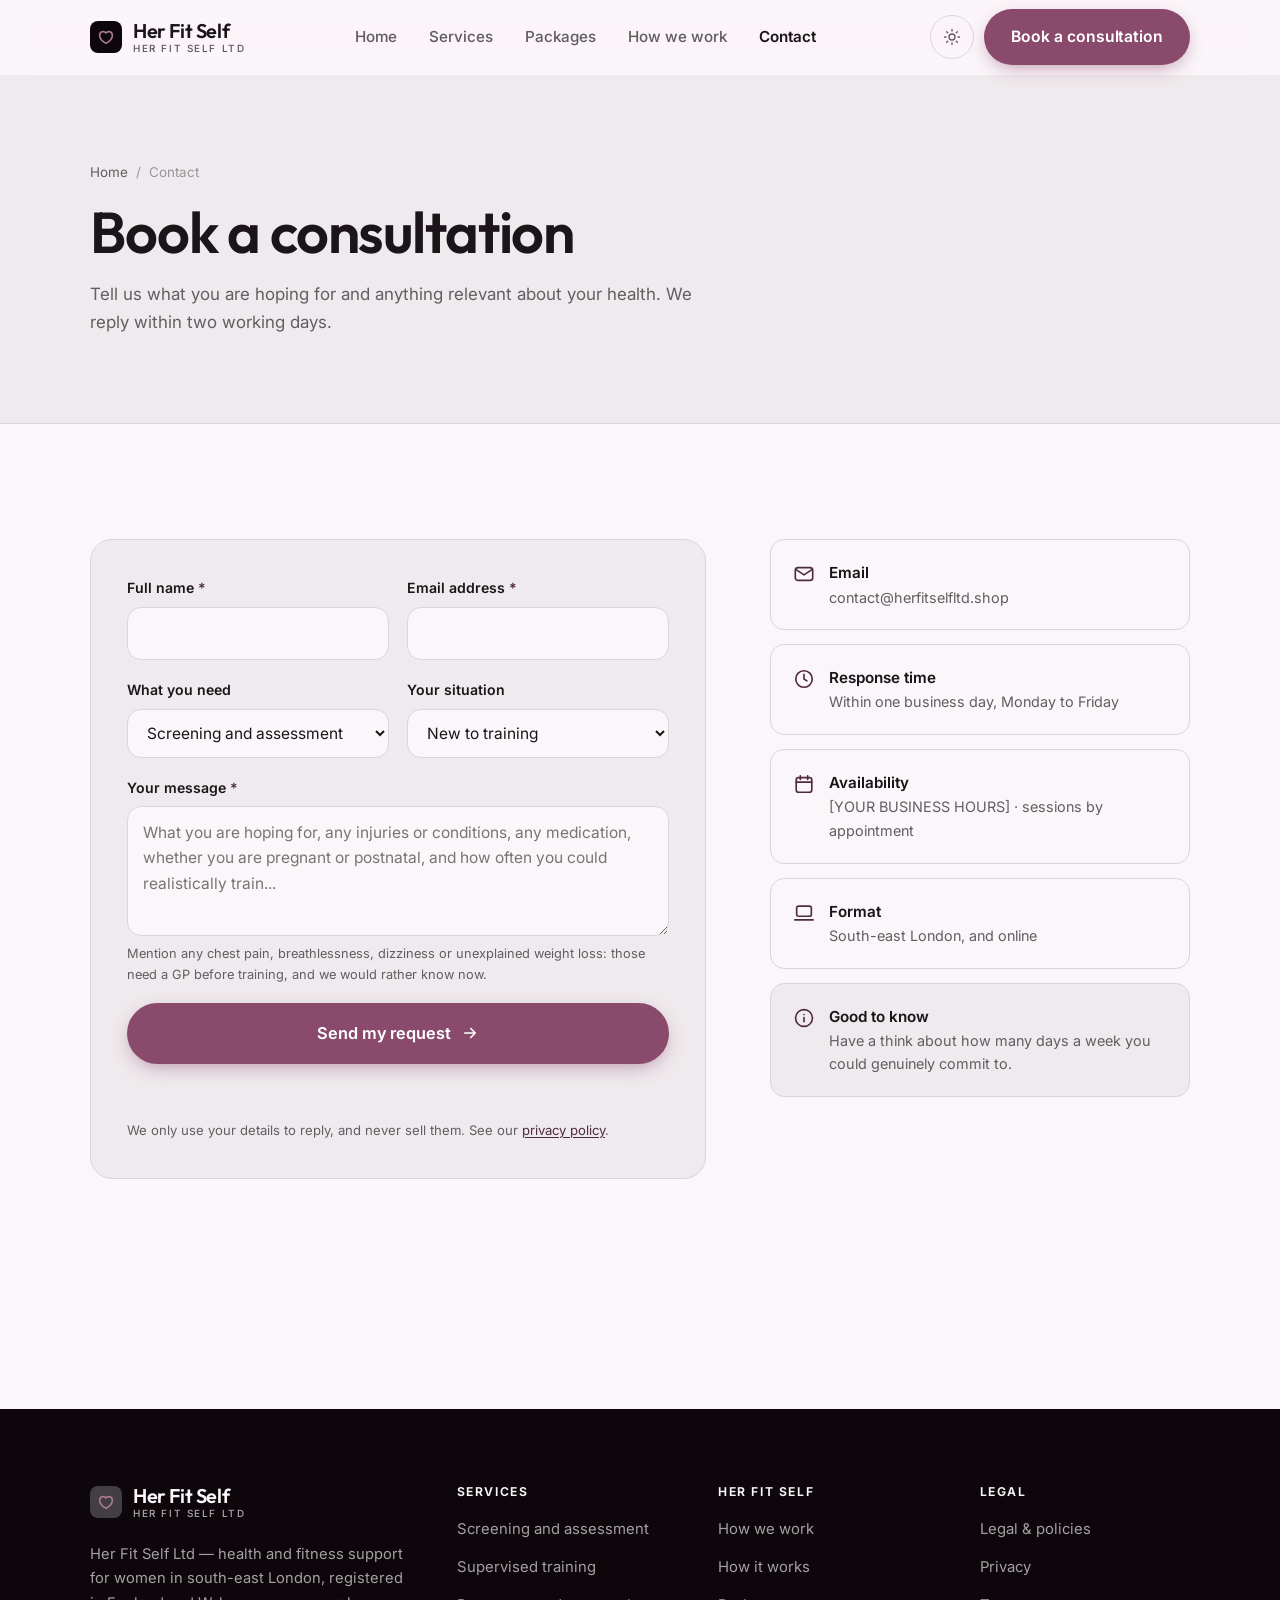
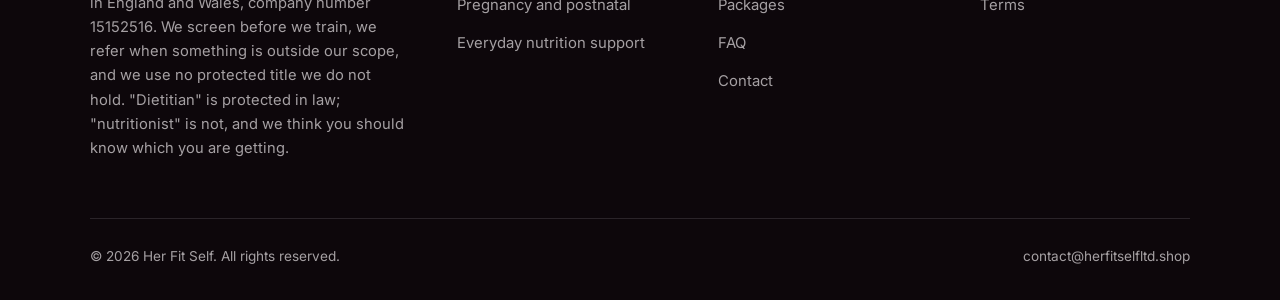
<file: contact.html>
<!DOCTYPE html>
<html lang="en" class="no-js">
<head>
<meta charset="utf-8">
<meta name="viewport" content="width=device-width, initial-scale=1">
<title>Contact — Her Fit Self</title>
<meta name="description" content="Contact Her Fit Self Ltd in south-east London to book a consultation. We reply within two working days.">
<link rel="canonical" href="https://herfitselfltd.shop/contact.html">

<meta property="og:type" content="website">
<meta property="og:url" content="https://herfitselfltd.shop/contact.html">
<meta property="og:site_name" content="Her Fit Self">
<meta property="og:locale" content="en_US">
<meta property="og:title" content="Contact — Her Fit Self">
<meta property="og:description" content="Contact Her Fit Self Ltd in south-east London to book a consultation. We reply within two working days.">
<meta name="theme-color" content="#0d070b">

<link rel="icon" href="assets/img/favicon.svg" type="image/svg+xml">
<link rel="preconnect" href="https://fonts.googleapis.com">
<link rel="preconnect" href="https://fonts.gstatic.com" crossorigin>
<link rel="stylesheet" href="https://fonts.googleapis.com/css2?family=Outfit:wght@400;500;600;700&family=Inter:wght@400..700&display=swap">
<link rel="stylesheet" href="assets/css/style.css">

<!-- Thème appliqué avant le premier rendu (évite le flash) -->
<script>
document.documentElement.classList.remove('no-js');
(function(){try{var t=localStorage.getItem('site-theme');if(t){document.documentElement.setAttribute('data-theme',t);}}catch(e){}})();
</script>
</head>

<body>
<a class="skip-link" href="#main">Skip to main content</a>

<header class="site-header">
  <nav class="wrap nav" aria-label="Main navigation">
    <a class="brand" href="index.html">
      <svg class="brand__mark" viewBox="0 0 64 64" aria-hidden="true">
        <rect class="bm-bg" width="64" height="64" rx="16"/>
        <g class="bm-ic" transform="translate(14 14) scale(1.5)" fill="none" stroke-width="2.1" stroke-linecap="round" stroke-linejoin="round"><path d="M12 20.5s-8.5-4.8-8.5-11A4.8 4.8 0 0 1 12 6.6a4.8 4.8 0 0 1 8.5 2.9c0 6.2-8.5 11-8.5 11z"/></g>
      </svg>
      <span>Her Fit Self<span class="brand__sub">HER FIT SELF LTD</span></span>
    </a>

    <ul class="nav__links" id="nav-links">
      <li><a href="index.html">Home</a></li>
      <li><a href="programs.html">Services</a></li>
      <li><a href="index.html#pricing">Packages</a></li>
      <li><a href="about.html">How we work</a></li>
      <li><a href="contact.html" aria-current="page">Contact</a></li>
      <li><a class="btn btn--primary" href="contact.html">Book a consultation</a></li>
    </ul>

    <div class="nav__cta">
      <button class="theme-toggle" type="button" aria-label="Switch to dark theme">
        <svg class="icon-sun" viewBox="0 0 24 24" fill="none" stroke="currentColor" stroke-width="1.8" stroke-linecap="round" aria-hidden="true"><circle cx="12" cy="12" r="4"/><path d="M12 2v2m0 16v2M2 12h2m16 0h2M4.9 4.9l1.4 1.4m11.4 11.4 1.4 1.4M19.1 4.9l-1.4 1.4M6.3 17.7l-1.4 1.4"/></svg>
        <svg class="icon-moon" viewBox="0 0 24 24" fill="none" stroke="currentColor" stroke-width="1.8" stroke-linecap="round" stroke-linejoin="round" aria-hidden="true"><path d="M21 12.8A9 9 0 1 1 11.2 3a7 7 0 0 0 9.8 9.8z"/></svg>
      </button>
      <a class="btn btn--primary" href="contact.html">Book a consultation</a>
      <button class="nav__toggle" type="button" aria-expanded="false" aria-controls="nav-links" aria-label="Open menu">
        <svg class="icon-open" viewBox="0 0 24 24" fill="none" stroke="currentColor" stroke-width="2" stroke-linecap="round" aria-hidden="true"><path d="M3 6h18M3 12h18M3 18h18"/></svg>
        <svg class="icon-close" viewBox="0 0 24 24" fill="none" stroke="currentColor" stroke-width="2" stroke-linecap="round" aria-hidden="true"><path d="M6 6l12 12M18 6L6 18"/></svg>
      </button>
    </div>
  </nav>
</header>

<main id="main">

<section class="page-head">
  <div class="wrap">
    <nav class="breadcrumb" aria-label="Breadcrumb">
      <a href="index.html">Home</a><span>/</span><span aria-current="page">Contact</span>
    </nav>
    <h1>Book a consultation</h1>
    <p>Tell us what you are hoping for and anything relevant about your health. We reply within two working days.</p>
  </div>
</section>

<section class="section wrap">
  <div class="form-layout">

    <!--
      FORM: the action attribute holds a placeholder id. Create a free form at
      https://formspree.io and replace VOTRE_ID_FORMSPREE. Until then, the button
      opens the visitor's email app with a pre-filled message to contact@herfitselfltd.shop.
    -->
    <form class="form" id="contact-form" action="https://formspree.io/f/VOTRE_ID_FORMSPREE" method="POST"
          data-email="contact@herfitselfltd.shop" data-subject="Consultation enquiry"
          data-msg-mail="Your email app will open with the message ready to send." data-msg-sending="Sending…"
          data-msg-ok="Thanks! Your message is on its way. We reply within one business day." data-msg-err="Sending failed. Please email us directly at">
      <div class="form__row">
        <div class="field">
          <label for="nom">Full name <span class="req" aria-hidden="true">*</span></label>
          <input type="text" id="nom" name="nom" autocomplete="name" required>
        </div>
        <div class="field">
          <label for="email">Email address <span class="req" aria-hidden="true">*</span></label>
          <input type="email" id="email" name="email" autocomplete="email" required>
        </div>
      </div>

      <div class="form__row">
        <div class="field">
          <label for="programme">What you need</label>
          <select id="programme" name="programme">
            <option>Screening and assessment</option>
            <option>Supervised training</option>
            <option>Pregnancy and postnatal</option>
            <option>Everyday nutrition support</option>
            <option>Not sure yet</option>
          </select>
        </div>
        <div class="field">
          <label for="niveau">Your situation</label>
          <select id="niveau" name="niveau">
            <option>New to training</option>
            <option>Returning after a break</option>
            <option>Pregnant or postnatal</option>
            <option>Nutrition support</option>
          </select>
        </div>
      </div>

      <div class="field">
        <label for="message">Your message <span class="req" aria-hidden="true">*</span></label>
        <textarea id="message" name="message" required placeholder="What you are hoping for, any injuries or conditions, any medication, whether you are pregnant or postnatal, and how often you could realistically train..."></textarea>
        <span class="field__hint">Mention any chest pain, breathlessness, dizziness or unexplained weight loss: those need a GP before training, and we would rather know now.</span>
      </div>

      <!-- Bot trap: hidden from humans -->
      <div class="visually-hidden" aria-hidden="true">
        <label for="site-web">Leave this field empty</label>
        <input type="text" id="site-web" name="_gotcha" tabindex="-1" autocomplete="off">
      </div>

      <button class="btn btn--primary btn--lg" type="submit">Send my request <svg viewBox="0 0 24 24" fill="none" stroke="currentColor" stroke-width="2.2" stroke-linecap="round" stroke-linejoin="round" aria-hidden="true"><path d="M5 12h14M13 6l6 6-6 6"/></svg></button>

      <p id="form-status" class="form__status" role="status" aria-live="polite"></p>

      <p class="form__note">
        We only use your details to reply, and never sell them. See our <a href="legal.html#privacy">privacy policy</a>.
      </p>
    </form>

    <aside class="contact-aside">
      <div class="contact-card">
        <svg viewBox="0 0 24 24" fill="none" stroke="currentColor" stroke-width="1.8" stroke-linecap="round" stroke-linejoin="round" aria-hidden="true"><rect x="2.5" y="5" width="19" height="14" rx="3"/><path d="M3 7l9 6 9-6"/></svg>
        <div><b>Email</b><a href="mailto:contact@herfitselfltd.shop">contact@herfitselfltd.shop</a></div>
      </div>
      <div class="contact-card">
        <svg viewBox="0 0 24 24" fill="none" stroke="currentColor" stroke-width="1.8" stroke-linecap="round" stroke-linejoin="round" aria-hidden="true"><circle cx="12" cy="12" r="9"/><path d="M12 7v5l3.2 2"/></svg>
        <div><b>Response time</b><span>Within one business day, Monday to Friday</span></div>
      </div>
      <div class="contact-card">
        <svg viewBox="0 0 24 24" fill="none" stroke="currentColor" stroke-width="1.8" stroke-linecap="round" stroke-linejoin="round" aria-hidden="true"><rect x="3.5" y="5" width="17" height="16" rx="2.5"/><path d="M8 3v4M16 3v4M3.5 10h17"/></svg>
        <div><b>Availability</b><span>[YOUR BUSINESS HOURS] · sessions by appointment</span></div>
      </div>
      <div class="contact-card">
        <svg viewBox="0 0 24 24" fill="none" stroke="currentColor" stroke-width="1.8" stroke-linecap="round" stroke-linejoin="round" aria-hidden="true"><rect x="4" y="4.5" width="16" height="11" rx="2"/><path d="M2 19.5h20"/></svg>
        <div><b>Format</b><span>South-east London, and online</span></div>
      </div>
      <div class="contact-card contact-card--soft">
        <svg viewBox="0 0 24 24" fill="none" stroke="currentColor" stroke-width="1.8" stroke-linecap="round" stroke-linejoin="round" aria-hidden="true"><circle cx="12" cy="12" r="9.2"/><path d="M12 16v-4.5M12 8.2v.1"/></svg>
        <div><b>Good to know</b><span>Have a think about how many days a week you could genuinely commit to.</span></div>
      </div>
    </aside>

  </div>
</section>

</main>

<footer class="site-footer">
  <div class="wrap">
    <div class="footer__grid">
      <div class="footer__brand">
        <a class="brand" href="index.html">
          <svg class="brand__mark" viewBox="0 0 64 64" aria-hidden="true">
        <rect class="bm-bg" width="64" height="64" rx="16"/>
        <g class="bm-ic" transform="translate(14 14) scale(1.5)" fill="none" stroke-width="2.1" stroke-linecap="round" stroke-linejoin="round"><path d="M12 20.5s-8.5-4.8-8.5-11A4.8 4.8 0 0 1 12 6.6a4.8 4.8 0 0 1 8.5 2.9c0 6.2-8.5 11-8.5 11z"/></g>
      </svg>
          <span>Her Fit Self<span class="brand__sub">HER FIT SELF LTD</span></span>
        </a>
        <p>Her Fit Self Ltd — health and fitness support for women in south-east London, registered in England and Wales, company number 15152516. We screen before we train, we refer when something is outside our scope, and we use no protected title we do not hold. &quot;Dietitian&quot; is protected in law; &quot;nutritionist&quot; is not, and we think you should know which you are getting.</p>
      </div>

      <div class="footer__col">
        <h4>Services</h4>
        <ul>
          <li><a href="programs.html#screening">Screening and assessment</a></li>
          <li><a href="programs.html#training">Supervised training</a></li>
          <li><a href="programs.html#perinatal">Pregnancy and postnatal</a></li>
          <li><a href="programs.html#nutrition">Everyday nutrition support</a></li>
        </ul>
      </div>

      <div class="footer__col">
        <h4>Her Fit Self</h4>
        <ul>
          <li><a href="about.html">How we work</a></li>
          <li><a href="index.html#how-it-works">How it works</a></li>
          <li><a href="index.html#pricing">Packages</a></li>
          <li><a href="index.html#faq">FAQ</a></li>
          <li><a href="contact.html">Contact</a></li>
        </ul>
      </div>

      <div class="footer__col">
        <h4>Legal</h4>
        <ul>
          <li><a href="legal.html">Legal &amp; policies</a></li>
          <li><a href="legal.html#privacy">Privacy</a></li>
          <li><a href="legal.html#terms">Terms</a></li>
        </ul>
      </div>
    </div>

    <div class="footer__bottom">
      <p>© <span data-year>2026</span> Her Fit Self. All rights reserved.</p>
      <p><a href="mailto:contact@herfitselfltd.shop">contact@herfitselfltd.shop</a></p>
    </div>
  </div>
</footer>

<script src="assets/js/main.js" defer></script>
</body>
</html>
</file>
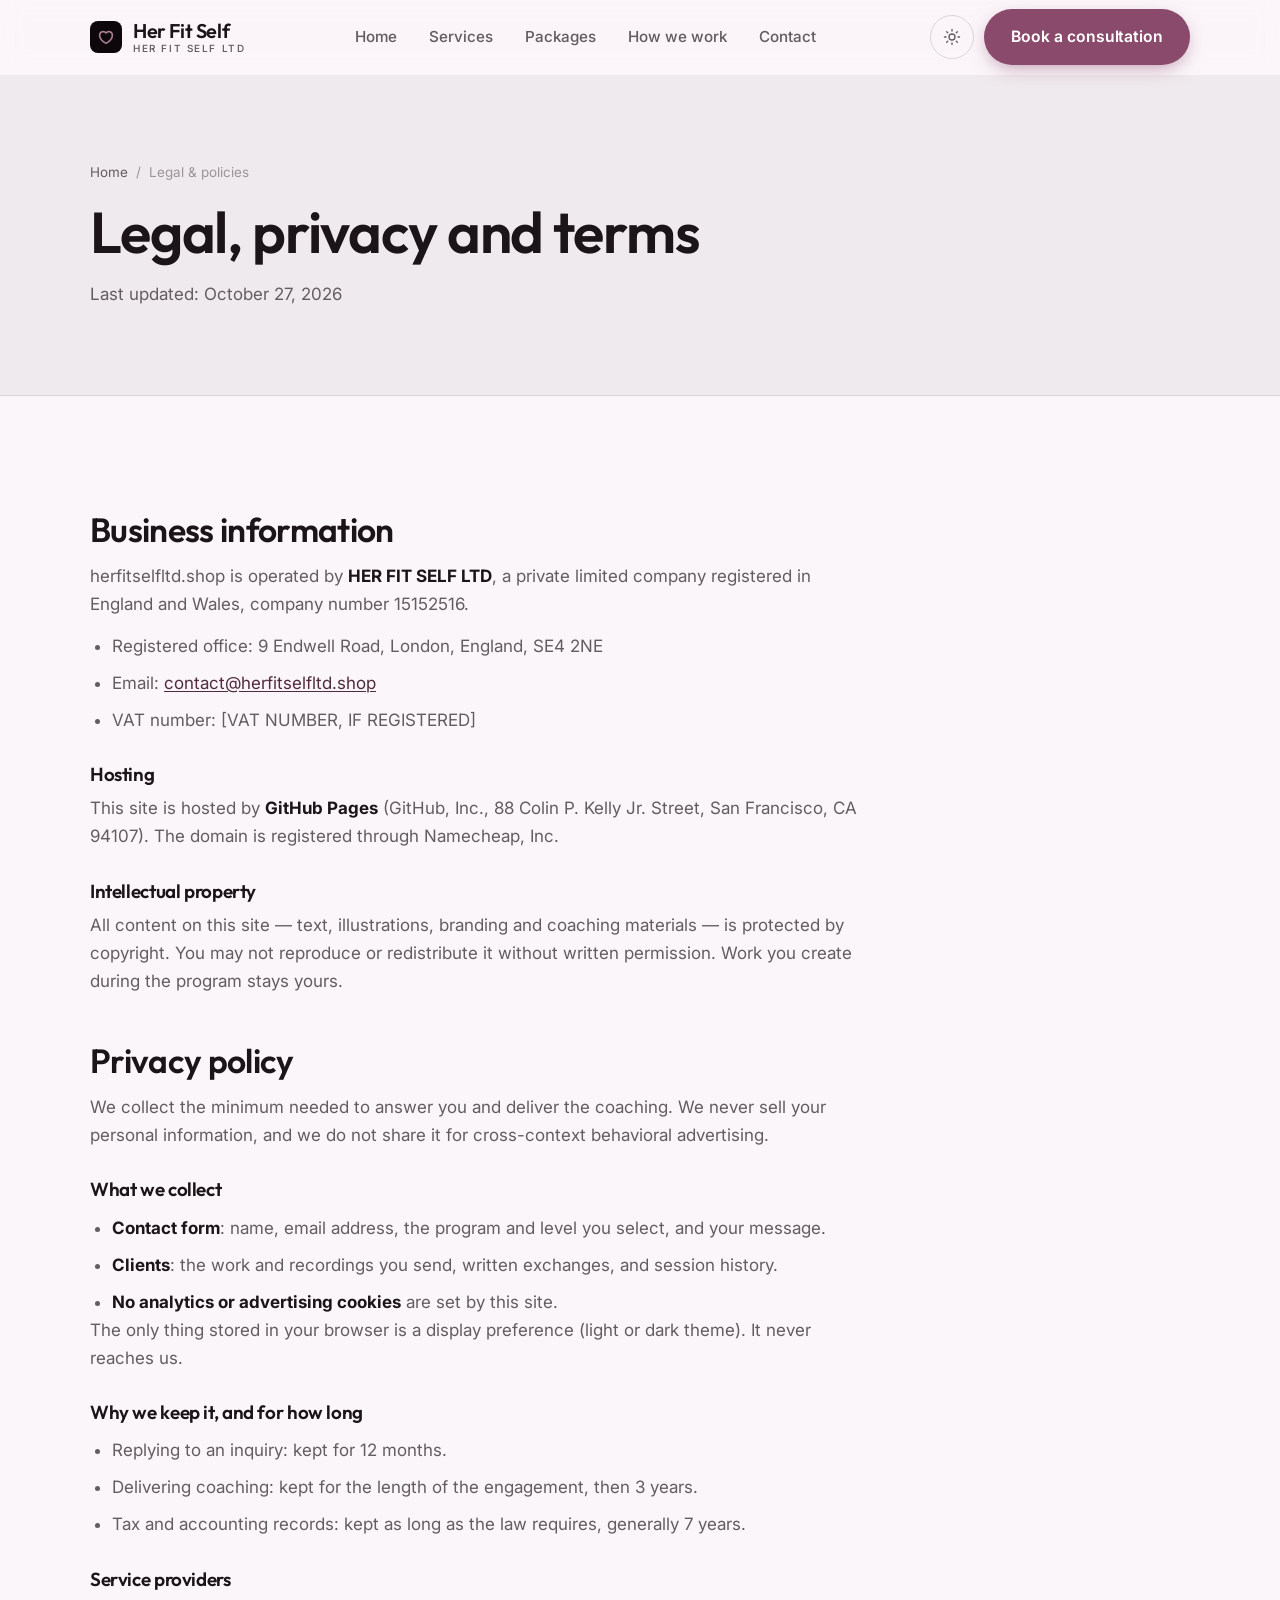
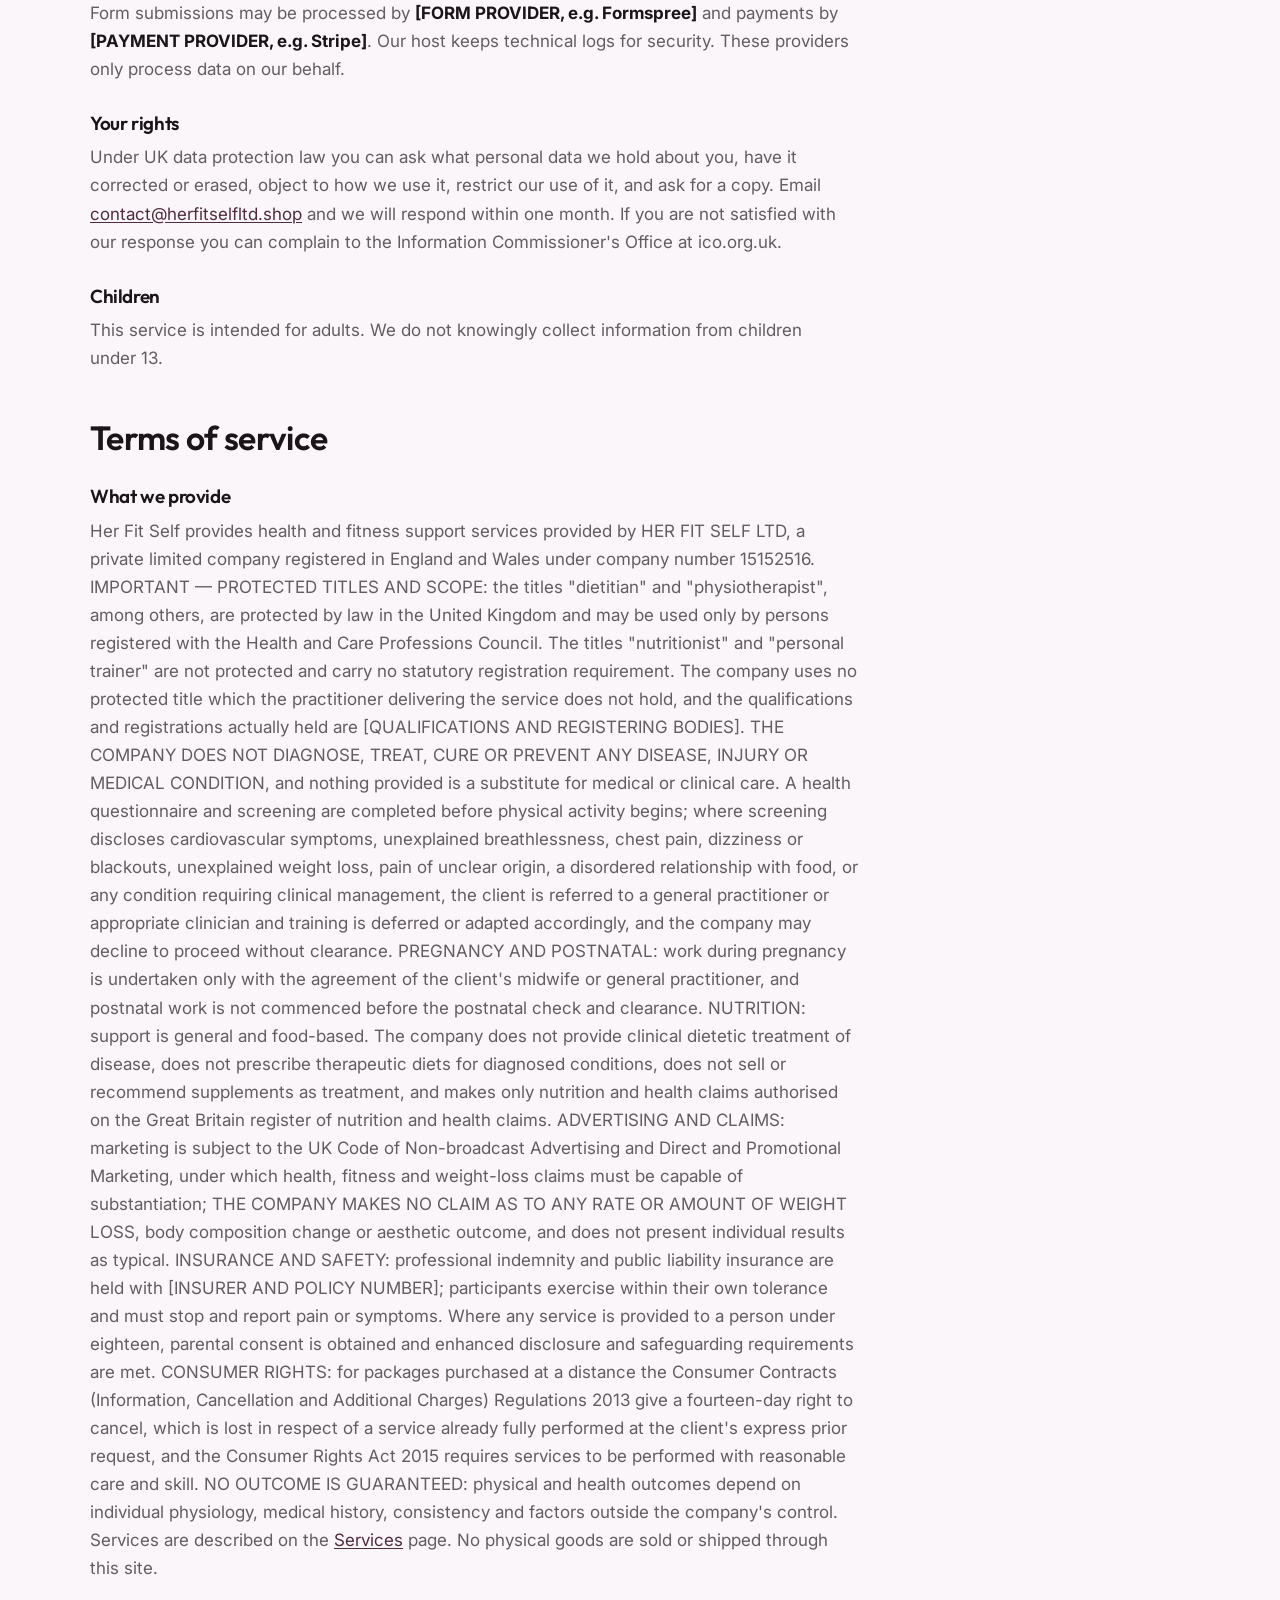
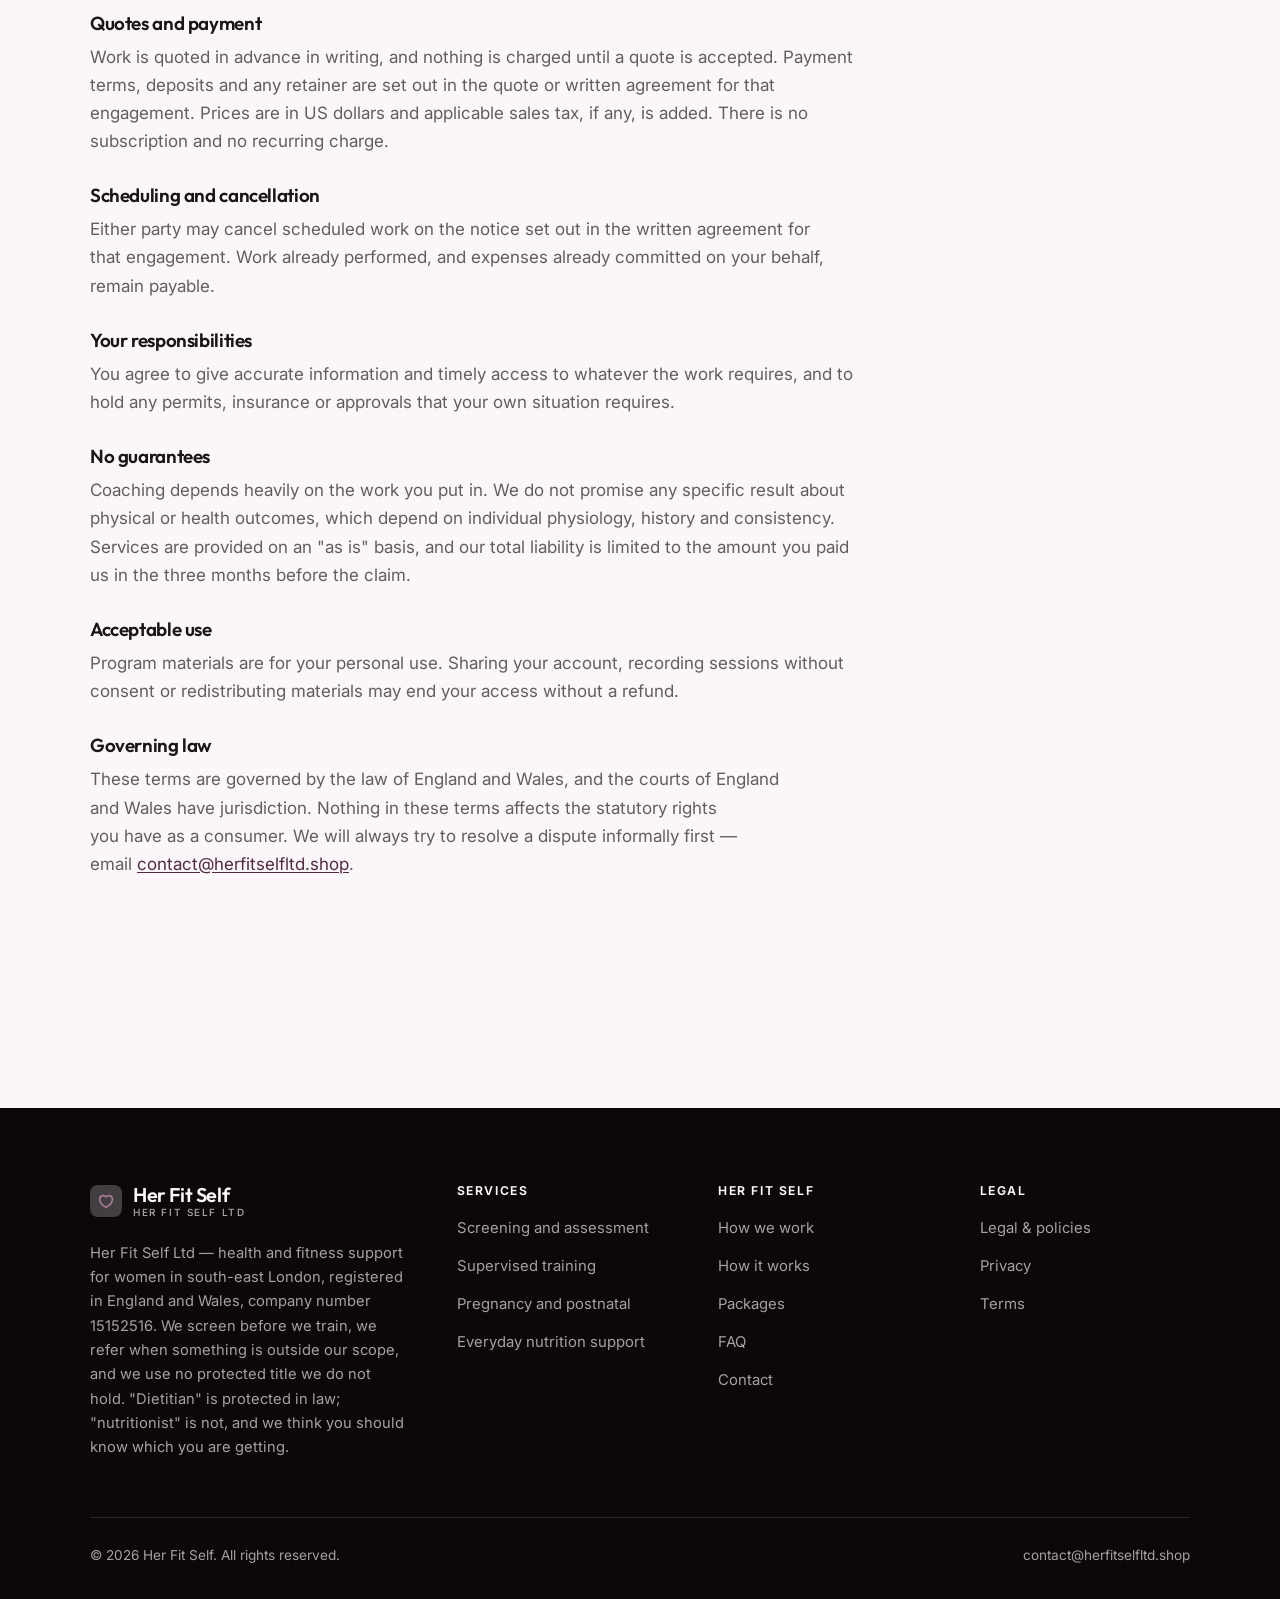
<file: legal.html>
<!DOCTYPE html>
<html lang="en" class="no-js">
<head>
<meta charset="utf-8">
<meta name="viewport" content="width=device-width, initial-scale=1">
<title>Legal, privacy and terms — Her Fit Self</title>
<meta name="description" content="Business information, privacy policy and terms of service for Her Fit Self.">
<meta name="robots" content="noindex">

<meta property="og:type" content="website">
<meta property="og:url" content="https://herfitselfltd.shop/legal.html">
<meta property="og:site_name" content="Her Fit Self">
<meta property="og:locale" content="en_US">
<meta property="og:title" content="Legal, privacy and terms — Her Fit Self">
<meta property="og:description" content="Business information, privacy policy and terms of service for Her Fit Self.">
<meta name="theme-color" content="#0d070b">

<link rel="icon" href="assets/img/favicon.svg" type="image/svg+xml">
<link rel="preconnect" href="https://fonts.googleapis.com">
<link rel="preconnect" href="https://fonts.gstatic.com" crossorigin>
<link rel="stylesheet" href="https://fonts.googleapis.com/css2?family=Outfit:wght@400;500;600;700&family=Inter:wght@400..700&display=swap">
<link rel="stylesheet" href="assets/css/style.css">

<!-- Thème appliqué avant le premier rendu (évite le flash) -->
<script>
document.documentElement.classList.remove('no-js');
(function(){try{var t=localStorage.getItem('site-theme');if(t){document.documentElement.setAttribute('data-theme',t);}}catch(e){}})();
</script>
</head>

<body>
<a class="skip-link" href="#main">Skip to main content</a>

<header class="site-header">
  <nav class="wrap nav" aria-label="Main navigation">
    <a class="brand" href="index.html">
      <svg class="brand__mark" viewBox="0 0 64 64" aria-hidden="true">
        <rect class="bm-bg" width="64" height="64" rx="16"/>
        <g class="bm-ic" transform="translate(14 14) scale(1.5)" fill="none" stroke-width="2.1" stroke-linecap="round" stroke-linejoin="round"><path d="M12 20.5s-8.5-4.8-8.5-11A4.8 4.8 0 0 1 12 6.6a4.8 4.8 0 0 1 8.5 2.9c0 6.2-8.5 11-8.5 11z"/></g>
      </svg>
      <span>Her Fit Self<span class="brand__sub">HER FIT SELF LTD</span></span>
    </a>

    <ul class="nav__links" id="nav-links">
      <li><a href="index.html">Home</a></li>
      <li><a href="programs.html">Services</a></li>
      <li><a href="index.html#pricing">Packages</a></li>
      <li><a href="about.html">How we work</a></li>
      <li><a href="contact.html">Contact</a></li>
      <li><a class="btn btn--primary" href="contact.html">Book a consultation</a></li>
    </ul>

    <div class="nav__cta">
      <button class="theme-toggle" type="button" aria-label="Switch to dark theme">
        <svg class="icon-sun" viewBox="0 0 24 24" fill="none" stroke="currentColor" stroke-width="1.8" stroke-linecap="round" aria-hidden="true"><circle cx="12" cy="12" r="4"/><path d="M12 2v2m0 16v2M2 12h2m16 0h2M4.9 4.9l1.4 1.4m11.4 11.4 1.4 1.4M19.1 4.9l-1.4 1.4M6.3 17.7l-1.4 1.4"/></svg>
        <svg class="icon-moon" viewBox="0 0 24 24" fill="none" stroke="currentColor" stroke-width="1.8" stroke-linecap="round" stroke-linejoin="round" aria-hidden="true"><path d="M21 12.8A9 9 0 1 1 11.2 3a7 7 0 0 0 9.8 9.8z"/></svg>
      </button>
      <a class="btn btn--primary" href="contact.html">Book a consultation</a>
      <button class="nav__toggle" type="button" aria-expanded="false" aria-controls="nav-links" aria-label="Open menu">
        <svg class="icon-open" viewBox="0 0 24 24" fill="none" stroke="currentColor" stroke-width="2" stroke-linecap="round" aria-hidden="true"><path d="M3 6h18M3 12h18M3 18h18"/></svg>
        <svg class="icon-close" viewBox="0 0 24 24" fill="none" stroke="currentColor" stroke-width="2" stroke-linecap="round" aria-hidden="true"><path d="M6 6l12 12M18 6L6 18"/></svg>
      </button>
    </div>
  </nav>
</header>

<main id="main">

<section class="page-head">
  <div class="wrap">
    <nav class="breadcrumb" aria-label="Breadcrumb">
      <a href="index.html">Home</a><span>/</span><span aria-current="page">Legal &amp; policies</span>
    </nav>
    <h1>Legal, privacy and terms</h1>
    <p>Last updated: <time datetime="2026-10-27">October 27, 2026</time></p>
  </div>
</section>

<section class="section wrap">
  <div class="prose">

    <!--
      TO DO: this is a skeleton, not legal advice. Replace every [BRACKET] with
      your real details before selling, and have a lawyer review it if you can.
      Consumer protection rules differ by state.
    -->

    <h2 id="business">Business information</h2>
    <p>
      herfitselfltd.shop is operated by <strong>HER FIT SELF LTD</strong>, a private limited
      company registered in England and Wales, company number 15152516.
    </p>
    <ul>
      <li>Registered office: 9 Endwell Road, London, England, SE4 2NE</li>
      <li>Email: <a href="mailto:contact@herfitselfltd.shop">contact@herfitselfltd.shop</a></li>
      <li>VAT number: [VAT NUMBER, IF REGISTERED]</li>
    </ul>

    <h3>Hosting</h3>
    <p>
      This site is hosted by <strong>GitHub Pages</strong> (GitHub, Inc., 88 Colin P. Kelly Jr. Street,
      San Francisco, CA 94107). The domain is registered through Namecheap, Inc.
    </p>

    <h3>Intellectual property</h3>
    <p>
      All content on this site — text, illustrations, branding and coaching materials — is protected by
      copyright. You may not reproduce or redistribute it without written permission. Work you create during
      the program stays yours.
    </p>

    <h2 id="privacy">Privacy policy</h2>
    <p>
      We collect the minimum needed to answer you and deliver the coaching. We never sell your personal
      information, and we do not share it for cross-context behavioral advertising.
    </p>
    <h3>What we collect</h3>
    <ul>
      <li><strong>Contact form</strong>: name, email address, the program and level you select, and your message.</li>
      <li><strong>Clients</strong>: the work and recordings you send, written exchanges, and session history.</li>
      <li><strong>No analytics or advertising cookies</strong> are set by this site.</li>
    </ul>
    <p>
      The only thing stored in your browser is a display preference (light or dark theme). It never reaches us.
    </p>
    <h3>Why we keep it, and for how long</h3>
    <ul>
      <li>Replying to an inquiry: kept for 12 months.</li>
      <li>Delivering coaching: kept for the length of the engagement, then 3 years.</li>
      <li>Tax and accounting records: kept as long as the law requires, generally 7 years.</li>
    </ul>
    <h3>Service providers</h3>
    <p>
      Form submissions may be processed by <strong>[FORM PROVIDER, e.g. Formspree]</strong> and payments by
      <strong>[PAYMENT PROVIDER, e.g. Stripe]</strong>. Our host keeps technical logs for security. These
      providers only process data on our behalf.
    </p>
    <h3>Your rights</h3>
    <p>
      Under UK data protection law you can ask what personal data we hold about you, have it corrected or
      erased, object to how we use it, restrict our use of it, and ask for a copy. Email
      <a href="mailto:contact@herfitselfltd.shop">contact@herfitselfltd.shop</a> and we will respond within one month. If you are not satisfied with
      our response you can complain to the Information Commissioner's Office at ico.org.uk.
    </p>
    <h3>Children</h3>
    <p>
      This service is intended for adults. We do not knowingly collect information from children under 13.
    </p>

    <h2 id="terms">Terms of service</h2>
    <h3>What we provide</h3>
    <p>
      Her Fit Self provides health and fitness support services provided by HER FIT SELF LTD, a private limited company registered in England and Wales under company number 15152516. IMPORTANT — PROTECTED TITLES AND SCOPE: the titles &quot;dietitian&quot; and &quot;physiotherapist&quot;, among others, are protected by law in the United Kingdom and may be used only by persons registered with the Health and Care Professions Council. The titles &quot;nutritionist&quot; and &quot;personal trainer&quot; are not protected and carry no statutory registration requirement. The company uses no protected title which the practitioner delivering the service does not hold, and the qualifications and registrations actually held are [QUALIFICATIONS AND REGISTERING BODIES]. THE COMPANY DOES NOT DIAGNOSE, TREAT, CURE OR PREVENT ANY DISEASE, INJURY OR MEDICAL CONDITION, and nothing provided is a substitute for medical or clinical care. A health questionnaire and screening are completed before physical activity begins; where screening discloses cardiovascular symptoms, unexplained breathlessness, chest pain, dizziness or blackouts, unexplained weight loss, pain of unclear origin, a disordered relationship with food, or any condition requiring clinical management, the client is referred to a general practitioner or appropriate clinician and training is deferred or adapted accordingly, and the company may decline to proceed without clearance. PREGNANCY AND POSTNATAL: work during pregnancy is undertaken only with the agreement of the client's midwife or general practitioner, and postnatal work is not commenced before the postnatal check and clearance. NUTRITION: support is general and food-based. The company does not provide clinical dietetic treatment of disease, does not prescribe therapeutic diets for diagnosed conditions, does not sell or recommend supplements as treatment, and makes only nutrition and health claims authorised on the Great Britain register of nutrition and health claims. ADVERTISING AND CLAIMS: marketing is subject to the UK Code of Non-broadcast Advertising and Direct and Promotional Marketing, under which health, fitness and weight-loss claims must be capable of substantiation; THE COMPANY MAKES NO CLAIM AS TO ANY RATE OR AMOUNT OF WEIGHT LOSS, body composition change or aesthetic outcome, and does not present individual results as typical. INSURANCE AND SAFETY: professional indemnity and public liability insurance are held with [INSURER AND POLICY NUMBER]; participants exercise within their own tolerance and must stop and report pain or symptoms. Where any service is provided to a person under eighteen, parental consent is obtained and enhanced disclosure and safeguarding requirements are met. CONSUMER RIGHTS: for packages purchased at a distance the Consumer Contracts (Information, Cancellation and Additional Charges) Regulations 2013 give a fourteen-day right to cancel, which is lost in respect of a service already fully performed at the client's express prior request, and the Consumer Rights Act 2015 requires services to be performed with reasonable care and skill. NO OUTCOME IS GUARANTEED: physical and health outcomes depend on individual physiology, medical history, consistency and factors outside the company's control. Services are described on the
      <a href="programs.html">Services</a> page. No physical goods are sold or shipped through this site.
    </p>
    <h3>Quotes and payment</h3>
    <p>
      Work is quoted in advance in writing, and nothing is charged until a quote is accepted. Payment terms,
      deposits and any retainer are set out in the quote or written agreement for that engagement. Prices are in
      US dollars and applicable sales tax, if any, is added. There is no subscription and no recurring charge.
    </p>
    <h3>Scheduling and cancellation</h3>
    <p>
      Either party may cancel scheduled work on the notice set out in the written agreement for that engagement.
      Work already performed, and expenses already committed on your behalf, remain payable.
    </p>
    <h3>Your responsibilities</h3>
    <p>
      You agree to give accurate information and timely access to whatever the work requires, and to hold any
      permits, insurance or approvals that your own situation requires.
    </p>

    <h3>No guarantees</h3>
    <p>
      Coaching depends heavily on the work you put in. We do not promise any specific result
      about physical or health outcomes, which depend on individual physiology, history and consistency. Services are provided on an "as is" basis, and our total
      liability is limited to the amount you paid us in the three months before the claim.
    </p>
    <h3>Acceptable use</h3>
    <p>
      Program materials are for your personal use. Sharing your account, recording sessions without consent
      or redistributing materials may end your access without a refund.
    </p>
    <h3>Governing law</h3>
    <p>
      These terms are governed by the law of England and Wales, and the courts of England and Wales have
      jurisdiction. Nothing in these terms affects the statutory rights you have as a consumer. We will always
      try to resolve a dispute informally first — email <a href="mailto:contact@herfitselfltd.shop">contact@herfitselfltd.shop</a>.
    </p>

  </div>
</section>

</main>

<footer class="site-footer">
  <div class="wrap">
    <div class="footer__grid">
      <div class="footer__brand">
        <a class="brand" href="index.html">
          <svg class="brand__mark" viewBox="0 0 64 64" aria-hidden="true">
        <rect class="bm-bg" width="64" height="64" rx="16"/>
        <g class="bm-ic" transform="translate(14 14) scale(1.5)" fill="none" stroke-width="2.1" stroke-linecap="round" stroke-linejoin="round"><path d="M12 20.5s-8.5-4.8-8.5-11A4.8 4.8 0 0 1 12 6.6a4.8 4.8 0 0 1 8.5 2.9c0 6.2-8.5 11-8.5 11z"/></g>
      </svg>
          <span>Her Fit Self<span class="brand__sub">HER FIT SELF LTD</span></span>
        </a>
        <p>Her Fit Self Ltd — health and fitness support for women in south-east London, registered in England and Wales, company number 15152516. We screen before we train, we refer when something is outside our scope, and we use no protected title we do not hold. &quot;Dietitian&quot; is protected in law; &quot;nutritionist&quot; is not, and we think you should know which you are getting.</p>
      </div>

      <div class="footer__col">
        <h4>Services</h4>
        <ul>
          <li><a href="programs.html#screening">Screening and assessment</a></li>
          <li><a href="programs.html#training">Supervised training</a></li>
          <li><a href="programs.html#perinatal">Pregnancy and postnatal</a></li>
          <li><a href="programs.html#nutrition">Everyday nutrition support</a></li>
        </ul>
      </div>

      <div class="footer__col">
        <h4>Her Fit Self</h4>
        <ul>
          <li><a href="about.html">How we work</a></li>
          <li><a href="index.html#how-it-works">How it works</a></li>
          <li><a href="index.html#pricing">Packages</a></li>
          <li><a href="index.html#faq">FAQ</a></li>
          <li><a href="contact.html">Contact</a></li>
        </ul>
      </div>

      <div class="footer__col">
        <h4>Legal</h4>
        <ul>
          <li><a href="legal.html">Legal &amp; policies</a></li>
          <li><a href="legal.html#privacy">Privacy</a></li>
          <li><a href="legal.html#terms">Terms</a></li>
        </ul>
      </div>
    </div>

    <div class="footer__bottom">
      <p>© <span data-year>2026</span> Her Fit Self. All rights reserved.</p>
      <p><a href="mailto:contact@herfitselfltd.shop">contact@herfitselfltd.shop</a></p>
    </div>
  </div>
</footer>

<script src="assets/js/main.js" defer></script>
</body>
</html>
</file>
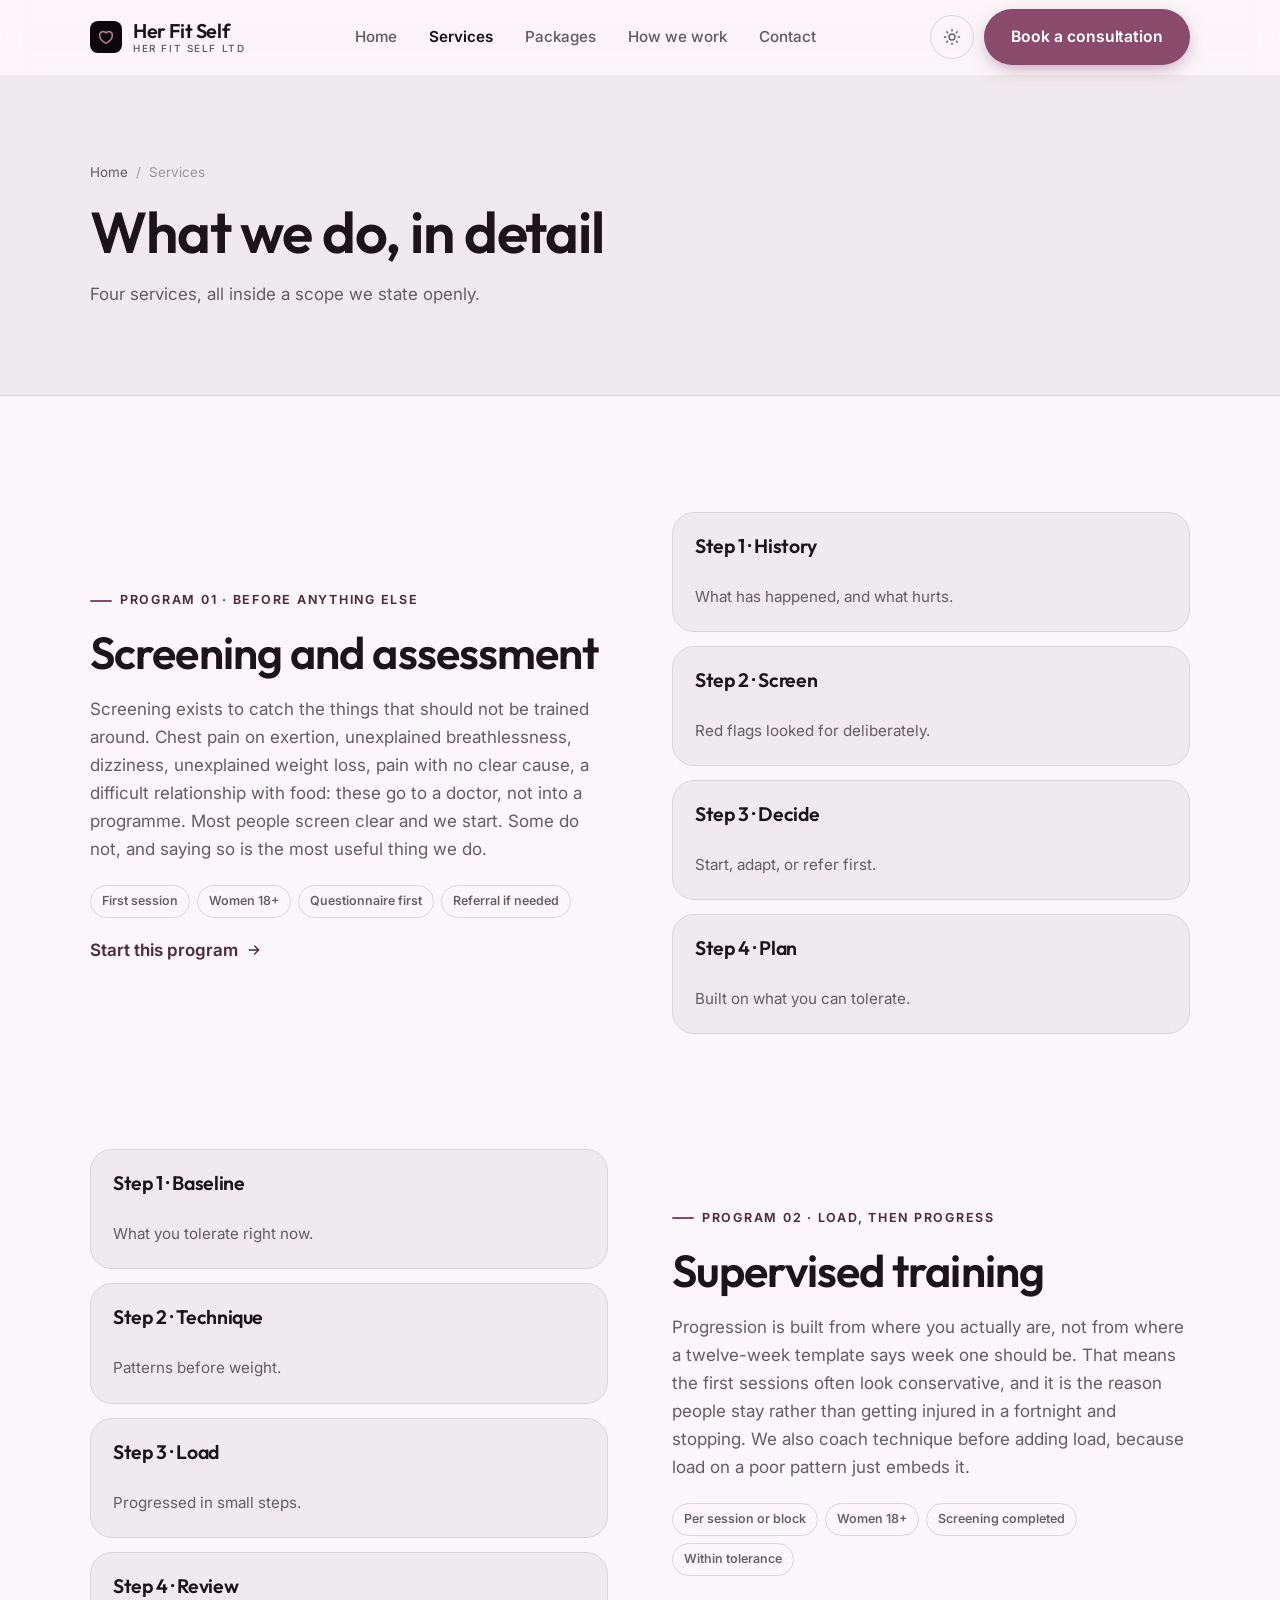
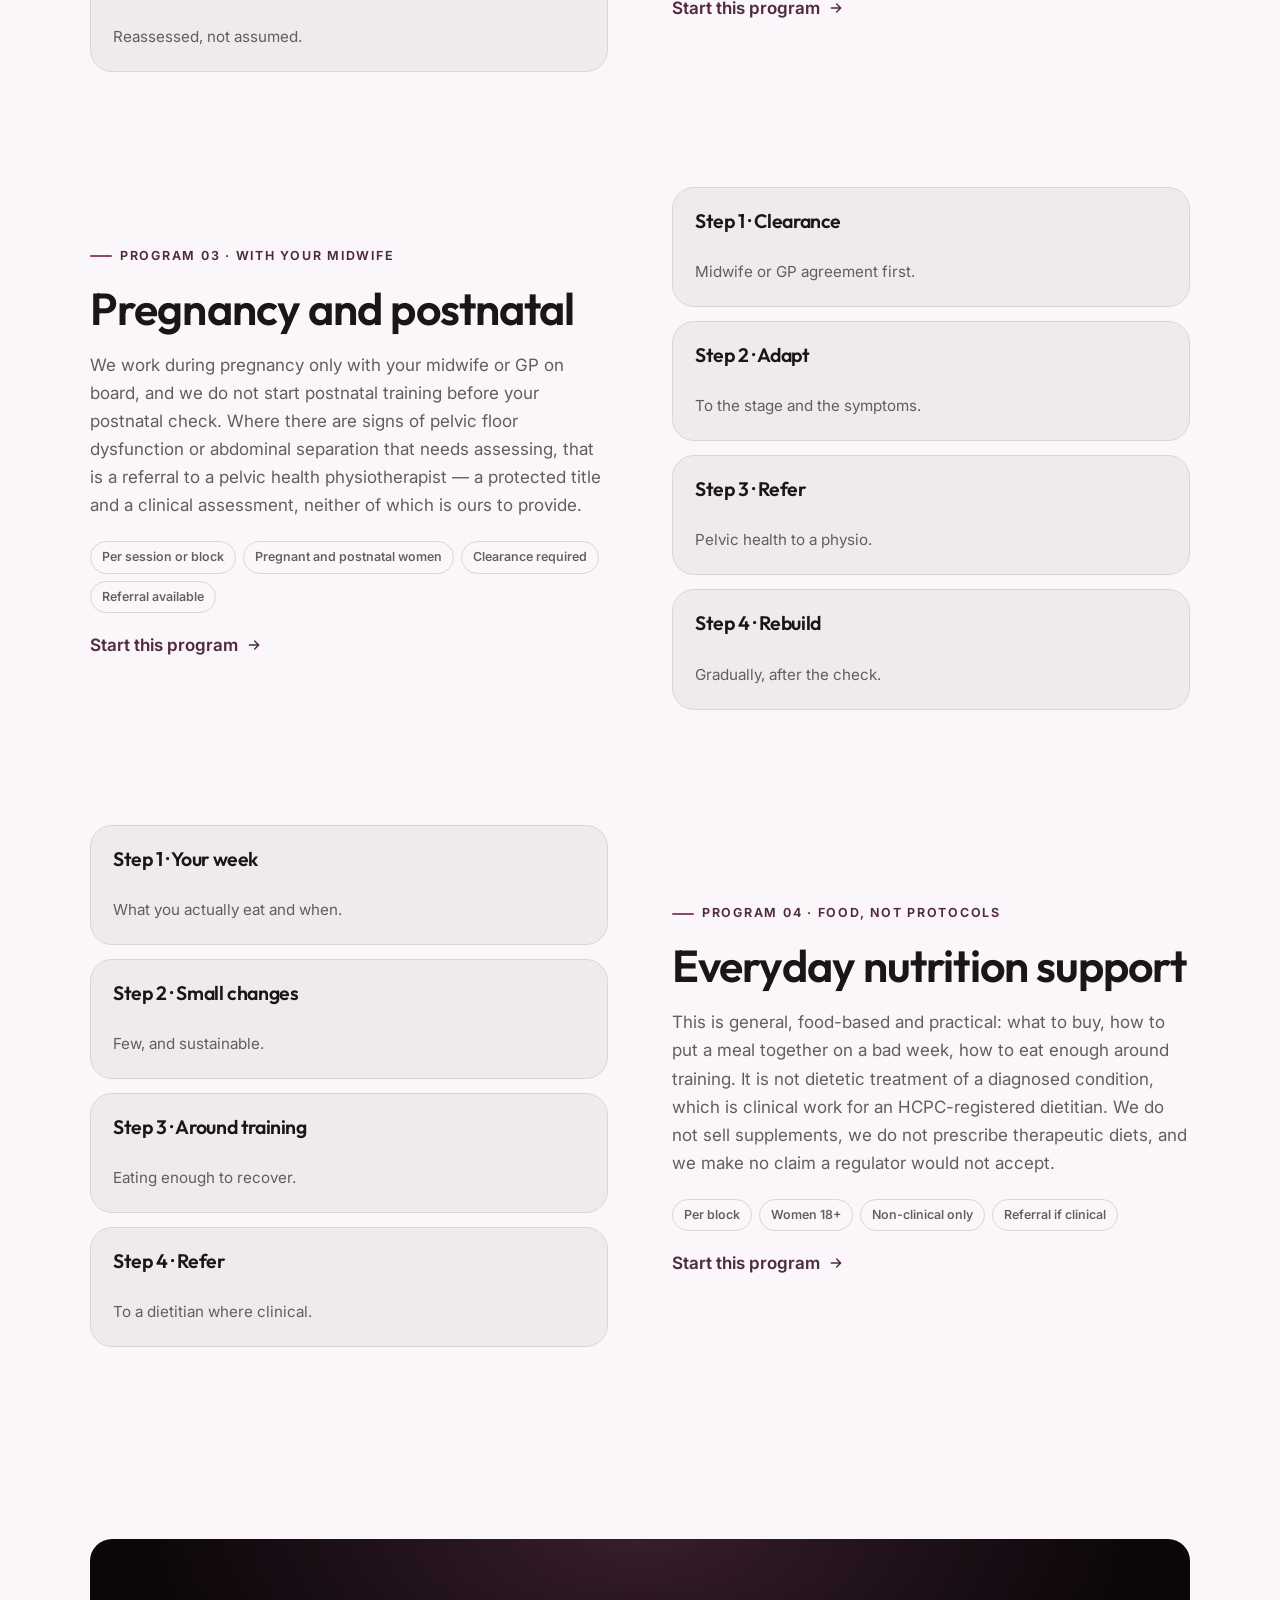
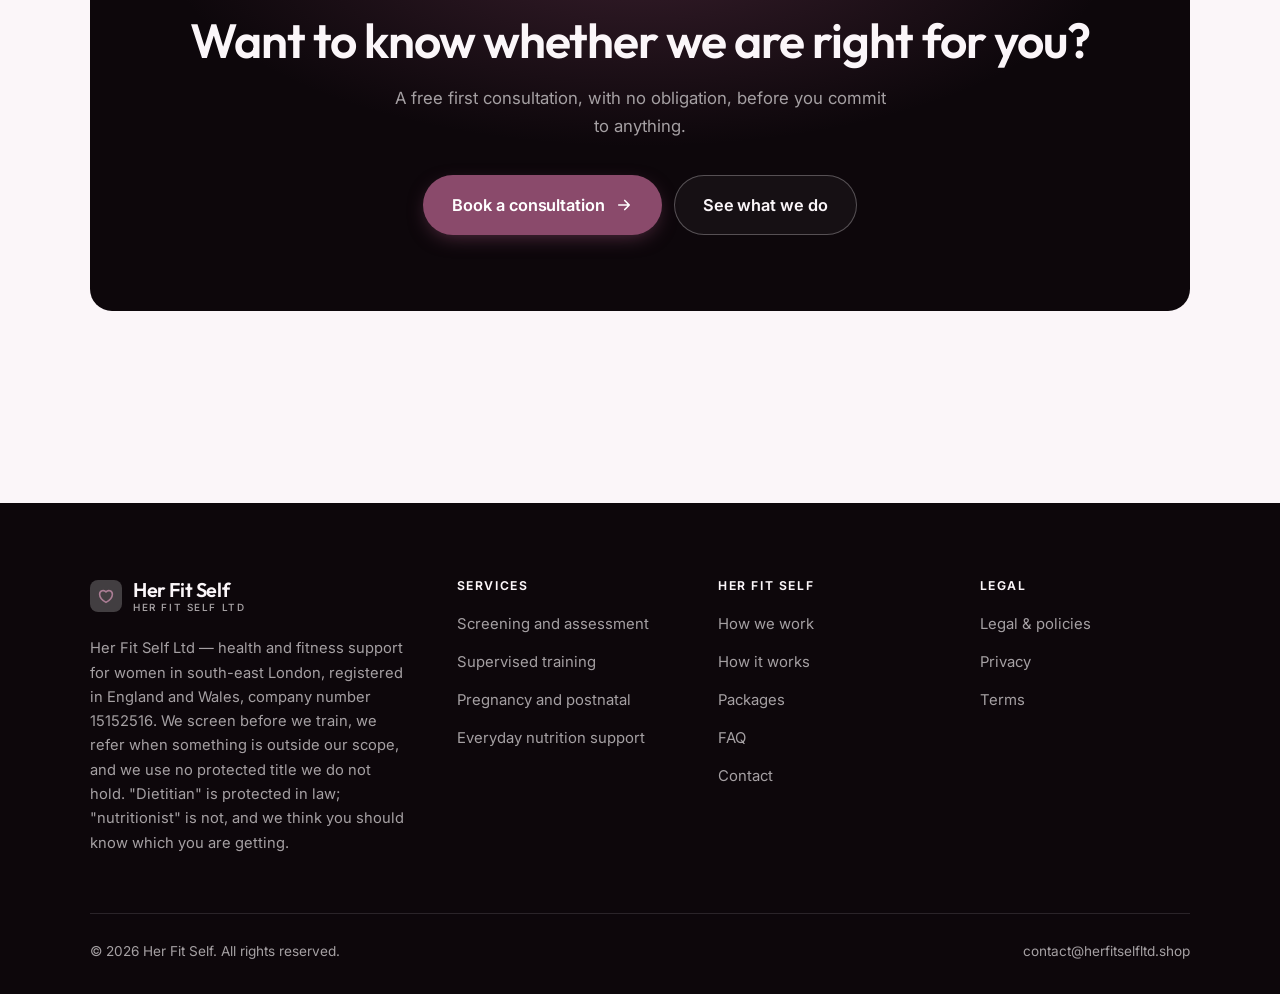
<file: programs.html>
<!DOCTYPE html>
<html lang="en" class="no-js">
<head>
<meta charset="utf-8">
<meta name="viewport" content="width=device-width, initial-scale=1">
<title>Services — Her Fit Self</title>
<meta name="description" content="What Her Fit Self Ltd does: screening and assessment, supervised training, pregnancy and postnatal work, and everyday nutrition support.">
<link rel="canonical" href="https://herfitselfltd.shop/programs.html">

<meta property="og:type" content="website">
<meta property="og:url" content="https://herfitselfltd.shop/programs.html">
<meta property="og:site_name" content="Her Fit Self">
<meta property="og:locale" content="en_US">
<meta property="og:title" content="Services — Her Fit Self">
<meta property="og:description" content="What Her Fit Self Ltd does: screening and assessment, supervised training, pregnancy and postnatal work, and everyday nutrition support.">
<meta name="theme-color" content="#0d070b">

<link rel="icon" href="assets/img/favicon.svg" type="image/svg+xml">
<link rel="preconnect" href="https://fonts.googleapis.com">
<link rel="preconnect" href="https://fonts.gstatic.com" crossorigin>
<link rel="stylesheet" href="https://fonts.googleapis.com/css2?family=Outfit:wght@400;500;600;700&family=Inter:wght@400..700&display=swap">
<link rel="stylesheet" href="assets/css/style.css">

<!-- Thème appliqué avant le premier rendu (évite le flash) -->
<script>
document.documentElement.classList.remove('no-js');
(function(){try{var t=localStorage.getItem('site-theme');if(t){document.documentElement.setAttribute('data-theme',t);}}catch(e){}})();
</script>
</head>

<body>
<a class="skip-link" href="#main">Skip to main content</a>

<header class="site-header">
  <nav class="wrap nav" aria-label="Main navigation">
    <a class="brand" href="index.html">
      <svg class="brand__mark" viewBox="0 0 64 64" aria-hidden="true">
        <rect class="bm-bg" width="64" height="64" rx="16"/>
        <g class="bm-ic" transform="translate(14 14) scale(1.5)" fill="none" stroke-width="2.1" stroke-linecap="round" stroke-linejoin="round"><path d="M12 20.5s-8.5-4.8-8.5-11A4.8 4.8 0 0 1 12 6.6a4.8 4.8 0 0 1 8.5 2.9c0 6.2-8.5 11-8.5 11z"/></g>
      </svg>
      <span>Her Fit Self<span class="brand__sub">HER FIT SELF LTD</span></span>
    </a>

    <ul class="nav__links" id="nav-links">
      <li><a href="index.html">Home</a></li>
      <li><a href="programs.html" aria-current="page">Services</a></li>
      <li><a href="index.html#pricing">Packages</a></li>
      <li><a href="about.html">How we work</a></li>
      <li><a href="contact.html">Contact</a></li>
      <li><a class="btn btn--primary" href="contact.html">Book a consultation</a></li>
    </ul>

    <div class="nav__cta">
      <button class="theme-toggle" type="button" aria-label="Switch to dark theme">
        <svg class="icon-sun" viewBox="0 0 24 24" fill="none" stroke="currentColor" stroke-width="1.8" stroke-linecap="round" aria-hidden="true"><circle cx="12" cy="12" r="4"/><path d="M12 2v2m0 16v2M2 12h2m16 0h2M4.9 4.9l1.4 1.4m11.4 11.4 1.4 1.4M19.1 4.9l-1.4 1.4M6.3 17.7l-1.4 1.4"/></svg>
        <svg class="icon-moon" viewBox="0 0 24 24" fill="none" stroke="currentColor" stroke-width="1.8" stroke-linecap="round" stroke-linejoin="round" aria-hidden="true"><path d="M21 12.8A9 9 0 1 1 11.2 3a7 7 0 0 0 9.8 9.8z"/></svg>
      </button>
      <a class="btn btn--primary" href="contact.html">Book a consultation</a>
      <button class="nav__toggle" type="button" aria-expanded="false" aria-controls="nav-links" aria-label="Open menu">
        <svg class="icon-open" viewBox="0 0 24 24" fill="none" stroke="currentColor" stroke-width="2" stroke-linecap="round" aria-hidden="true"><path d="M3 6h18M3 12h18M3 18h18"/></svg>
        <svg class="icon-close" viewBox="0 0 24 24" fill="none" stroke="currentColor" stroke-width="2" stroke-linecap="round" aria-hidden="true"><path d="M6 6l12 12M18 6L6 18"/></svg>
      </button>
    </div>
  </nav>
</header>

<main id="main">

<section class="page-head">
  <div class="wrap">
    <nav class="breadcrumb" aria-label="Breadcrumb">
      <a href="index.html">Home</a><span>/</span><span aria-current="page">Services</span>
    </nav>
    <h1>What we do, in detail</h1>
    <p>Four services, all inside a scope we state openly.</p>
  </div>
</section>

<section class="section wrap" id="screening">
  <div class="split reveal">
    <div>
      <span class="eyebrow">Program 01 · Before anything else</span>
      <h2>Screening and assessment</h2>
      <p>Screening exists to catch the things that should not be trained around. Chest pain on exertion, unexplained breathlessness, dizziness, unexplained weight loss, pain with no clear cause, a difficult relationship with food: these go to a doctor, not into a programme. Most people screen clear and we start. Some do not, and saying so is the most useful thing we do.</p>
      <ul class="tags"><li>First session</li><li>Women 18+</li><li>Questionnaire first</li><li>Referral if needed</li></ul>
      <p><a class="arrow-link" href="contact.html">Start this program <svg viewBox="0 0 24 24" fill="none" stroke="currentColor" stroke-width="2.2" stroke-linecap="round" stroke-linejoin="round" aria-hidden="true"><path d="M5 12h14M13 6l6 6-6 6"/></svg></a></p>
    </div>
    <div class="grid grid--2 grid--tight">
      <article class="card card--sm">
        <h3>Step 1 · History</h3>
        <p>What has happened, and what hurts.</p>
      </article>
      <article class="card card--sm">
        <h3>Step 2 · Screen</h3>
        <p>Red flags looked for deliberately.</p>
      </article>
      <article class="card card--sm">
        <h3>Step 3 · Decide</h3>
        <p>Start, adapt, or refer first.</p>
      </article>
      <article class="card card--sm">
        <h3>Step 4 · Plan</h3>
        <p>Built on what you can tolerate.</p>
      </article>
    </div>
  </div>
</section>

<section class="section section--flush wrap" id="training">
  <div class="split reveal">
    <div class="grid grid--2 grid--tight">
      <article class="card card--sm">
        <h3>Step 1 · Baseline</h3>
        <p>What you tolerate right now.</p>
      </article>
      <article class="card card--sm">
        <h3>Step 2 · Technique</h3>
        <p>Patterns before weight.</p>
      </article>
      <article class="card card--sm">
        <h3>Step 3 · Load</h3>
        <p>Progressed in small steps.</p>
      </article>
      <article class="card card--sm">
        <h3>Step 4 · Review</h3>
        <p>Reassessed, not assumed.</p>
      </article>
    </div>
    <div>
      <span class="eyebrow">Program 02 · Load, then progress</span>
      <h2>Supervised training</h2>
      <p>Progression is built from where you actually are, not from where a twelve-week template says week one should be. That means the first sessions often look conservative, and it is the reason people stay rather than getting injured in a fortnight and stopping. We also coach technique before adding load, because load on a poor pattern just embeds it.</p>
      <ul class="tags"><li>Per session or block</li><li>Women 18+</li><li>Screening completed</li><li>Within tolerance</li></ul>
      <p><a class="arrow-link" href="contact.html">Start this program <svg viewBox="0 0 24 24" fill="none" stroke="currentColor" stroke-width="2.2" stroke-linecap="round" stroke-linejoin="round" aria-hidden="true"><path d="M5 12h14M13 6l6 6-6 6"/></svg></a></p>
    </div>
  </div>
</section>

<section class="section section--flush wrap" id="perinatal">
  <div class="split reveal">
    <div>
      <span class="eyebrow">Program 03 · With your midwife</span>
      <h2>Pregnancy and postnatal</h2>
      <p>We work during pregnancy only with your midwife or GP on board, and we do not start postnatal training before your postnatal check. Where there are signs of pelvic floor dysfunction or abdominal separation that needs assessing, that is a referral to a pelvic health physiotherapist — a protected title and a clinical assessment, neither of which is ours to provide.</p>
      <ul class="tags"><li>Per session or block</li><li>Pregnant and postnatal women</li><li>Clearance required</li><li>Referral available</li></ul>
      <p><a class="arrow-link" href="contact.html">Start this program <svg viewBox="0 0 24 24" fill="none" stroke="currentColor" stroke-width="2.2" stroke-linecap="round" stroke-linejoin="round" aria-hidden="true"><path d="M5 12h14M13 6l6 6-6 6"/></svg></a></p>
    </div>
    <div class="grid grid--2 grid--tight">
      <article class="card card--sm">
        <h3>Step 1 · Clearance</h3>
        <p>Midwife or GP agreement first.</p>
      </article>
      <article class="card card--sm">
        <h3>Step 2 · Adapt</h3>
        <p>To the stage and the symptoms.</p>
      </article>
      <article class="card card--sm">
        <h3>Step 3 · Refer</h3>
        <p>Pelvic health to a physio.</p>
      </article>
      <article class="card card--sm">
        <h3>Step 4 · Rebuild</h3>
        <p>Gradually, after the check.</p>
      </article>
    </div>
  </div>
</section>

<section class="section section--flush wrap" id="nutrition">
  <div class="split reveal">
    <div class="grid grid--2 grid--tight">
      <article class="card card--sm">
        <h3>Step 1 · Your week</h3>
        <p>What you actually eat and when.</p>
      </article>
      <article class="card card--sm">
        <h3>Step 2 · Small changes</h3>
        <p>Few, and sustainable.</p>
      </article>
      <article class="card card--sm">
        <h3>Step 3 · Around training</h3>
        <p>Eating enough to recover.</p>
      </article>
      <article class="card card--sm">
        <h3>Step 4 · Refer</h3>
        <p>To a dietitian where clinical.</p>
      </article>
    </div>
    <div>
      <span class="eyebrow">Program 04 · Food, not protocols</span>
      <h2>Everyday nutrition support</h2>
      <p>This is general, food-based and practical: what to buy, how to put a meal together on a bad week, how to eat enough around training. It is not dietetic treatment of a diagnosed condition, which is clinical work for an HCPC-registered dietitian. We do not sell supplements, we do not prescribe therapeutic diets, and we make no claim a regulator would not accept.</p>
      <ul class="tags"><li>Per block</li><li>Women 18+</li><li>Non-clinical only</li><li>Referral if clinical</li></ul>
      <p><a class="arrow-link" href="contact.html">Start this program <svg viewBox="0 0 24 24" fill="none" stroke="currentColor" stroke-width="2.2" stroke-linecap="round" stroke-linejoin="round" aria-hidden="true"><path d="M5 12h14M13 6l6 6-6 6"/></svg></a></p>
    </div>
  </div>
</section>

<section class="wrap section--tight">
  <div class="cta-band reveal">
    <h2>Want to know whether we are right for you?</h2>
    <p>A free first consultation, with no obligation, before you commit to anything.</p>
    <div class="hero__actions">
      <a class="btn btn--primary btn--lg" href="contact.html">Book a consultation <svg viewBox="0 0 24 24" fill="none" stroke="currentColor" stroke-width="2.2" stroke-linecap="round" stroke-linejoin="round" aria-hidden="true"><path d="M5 12h14M13 6l6 6-6 6"/></svg></a>
      <a class="btn btn--on-dark btn--lg" href="programs.html">See what we do</a>
    </div>
  </div>
</section>

</main>

<footer class="site-footer">
  <div class="wrap">
    <div class="footer__grid">
      <div class="footer__brand">
        <a class="brand" href="index.html">
          <svg class="brand__mark" viewBox="0 0 64 64" aria-hidden="true">
        <rect class="bm-bg" width="64" height="64" rx="16"/>
        <g class="bm-ic" transform="translate(14 14) scale(1.5)" fill="none" stroke-width="2.1" stroke-linecap="round" stroke-linejoin="round"><path d="M12 20.5s-8.5-4.8-8.5-11A4.8 4.8 0 0 1 12 6.6a4.8 4.8 0 0 1 8.5 2.9c0 6.2-8.5 11-8.5 11z"/></g>
      </svg>
          <span>Her Fit Self<span class="brand__sub">HER FIT SELF LTD</span></span>
        </a>
        <p>Her Fit Self Ltd — health and fitness support for women in south-east London, registered in England and Wales, company number 15152516. We screen before we train, we refer when something is outside our scope, and we use no protected title we do not hold. &quot;Dietitian&quot; is protected in law; &quot;nutritionist&quot; is not, and we think you should know which you are getting.</p>
      </div>

      <div class="footer__col">
        <h4>Services</h4>
        <ul>
          <li><a href="programs.html#screening">Screening and assessment</a></li>
          <li><a href="programs.html#training">Supervised training</a></li>
          <li><a href="programs.html#perinatal">Pregnancy and postnatal</a></li>
          <li><a href="programs.html#nutrition">Everyday nutrition support</a></li>
        </ul>
      </div>

      <div class="footer__col">
        <h4>Her Fit Self</h4>
        <ul>
          <li><a href="about.html">How we work</a></li>
          <li><a href="index.html#how-it-works">How it works</a></li>
          <li><a href="index.html#pricing">Packages</a></li>
          <li><a href="index.html#faq">FAQ</a></li>
          <li><a href="contact.html">Contact</a></li>
        </ul>
      </div>

      <div class="footer__col">
        <h4>Legal</h4>
        <ul>
          <li><a href="legal.html">Legal &amp; policies</a></li>
          <li><a href="legal.html#privacy">Privacy</a></li>
          <li><a href="legal.html#terms">Terms</a></li>
        </ul>
      </div>
    </div>

    <div class="footer__bottom">
      <p>© <span data-year>2026</span> Her Fit Self. All rights reserved.</p>
      <p><a href="mailto:contact@herfitselfltd.shop">contact@herfitselfltd.shop</a></p>
    </div>
  </div>
</footer>

<script src="assets/js/main.js" defer></script>
</body>
</html>
</file>
<file: assets/css/style.css>
/* Her Fit Self — couleurs et polices de la marque.
   Modifier ces valeurs suffit à changer l'identité visuelle de tout le site. */
:root {
  --c-accent:    #8a4a6b;
  --c-on-accent: #ffffff;
  --c-ink:       #0d070b;
  --c-paper:     #fbf6f9;

  --accent-ink-light: color-mix(in srgb, var(--c-accent) 58%, black);
  --accent-on-dark:   color-mix(in srgb, var(--c-accent) 72%, white);

  --font-display: "Outfit", system-ui, -apple-system, "Segoe UI", sans-serif;
  --font-body: "Inter", system-ui, -apple-system, "Segoe UI", sans-serif;
  --display-weight: 600;
  --display-tracking: -.02em;
}

/* ==========================================================================
   Feuille de style commune aux sites de coaching
   Les couleurs de marque (--c-accent, --c-on-accent, --c-ink, --c-paper) et
   les polices sont définies juste au-dessus, par site. Tout le reste en dérive.
   ========================================================================== */

/* --------------------------------------------------------------------------
   1. Tokens dérivés
   -------------------------------------------------------------------------- */

:root {
  /* Thème clair */
  --paper:      var(--c-paper);
  --paper-2:    color-mix(in srgb, var(--c-paper) 95%, var(--c-ink));
  --paper-3:    color-mix(in srgb, var(--c-paper) 89%, var(--c-ink));
  --line:       color-mix(in srgb, var(--c-paper) 86%, var(--c-ink));
  --text:       color-mix(in srgb, var(--c-ink) 94%, var(--c-paper));
  --muted:      color-mix(in srgb, var(--c-ink) 64%, var(--c-paper));
  --accent:     var(--c-accent);
  --accent-600: color-mix(in srgb, var(--c-accent) 86%, black);
  --accent-ink: var(--accent-ink-light);
  --on-accent:  var(--c-on-accent);
  --ink:        var(--c-ink);
  --ink-soft:   color-mix(in srgb, var(--c-ink) 90%, white);
  --on-ink:     var(--c-paper);
  --on-ink-mut: color-mix(in srgb, var(--c-paper) 64%, var(--c-ink));
  --brand-bg:   var(--c-ink);

  /* Rayons */
  --r-sm: 8px;
  --r-md: 14px;
  --r-lg: 22px;
  --r-full: 999px;

  /* Ombres */
  --sh-1: 0 1px 2px rgba(0, 0, 0, .05), 0 2px 8px rgba(0, 0, 0, .04);
  --sh-2: 0 2px 4px rgba(0, 0, 0, .05), 0 12px 32px rgba(0, 0, 0, .09);
  --sh-3: 0 4px 8px rgba(0, 0, 0, .06), 0 24px 56px rgba(0, 0, 0, .14);

  /* Rythme */
  --gutter: clamp(16px, 4vw, 40px);
  --maxw: 1180px;
  --section-y: clamp(64px, 9vw, 124px);

  --ease: cubic-bezier(.22, .61, .36, 1);
}

/* Thème sombre — suit le système, sauf si l'utilisateur a choisi « clair » */
@media (prefers-color-scheme: dark) {
  :root:not([data-theme="light"]) {
    --paper:      var(--c-ink);
    --paper-2:    color-mix(in srgb, var(--c-ink) 92%, white);
    --paper-3:    color-mix(in srgb, var(--c-ink) 86%, white);
    --line:       color-mix(in srgb, var(--c-ink) 80%, white);
    --text:       color-mix(in srgb, var(--c-paper) 94%, var(--c-ink));
    --muted:      color-mix(in srgb, var(--c-paper) 66%, var(--c-ink));
    --accent-ink: var(--accent-on-dark);
    --ink:        color-mix(in srgb, var(--c-ink) 72%, black);
    --brand-bg:   color-mix(in srgb, var(--c-ink) 80%, white);
    --sh-1: 0 1px 2px rgba(0, 0, 0, .4), 0 2px 8px rgba(0, 0, 0, .3);
    --sh-2: 0 2px 4px rgba(0, 0, 0, .4), 0 12px 32px rgba(0, 0, 0, .45);
    --sh-3: 0 4px 8px rgba(0, 0, 0, .45), 0 24px 56px rgba(0, 0, 0, .55);
  }
}

/* Thème sombre — choix explicite */
:root[data-theme="dark"] {
  --paper:      var(--c-ink);
  --paper-2:    color-mix(in srgb, var(--c-ink) 92%, white);
  --paper-3:    color-mix(in srgb, var(--c-ink) 86%, white);
  --line:       color-mix(in srgb, var(--c-ink) 80%, white);
  --text:       color-mix(in srgb, var(--c-paper) 94%, var(--c-ink));
  --muted:      color-mix(in srgb, var(--c-paper) 66%, var(--c-ink));
  --accent-ink: var(--accent-on-dark);
  --ink:        color-mix(in srgb, var(--c-ink) 72%, black);
  --brand-bg:   color-mix(in srgb, var(--c-ink) 80%, white);
  --sh-1: 0 1px 2px rgba(0, 0, 0, .4), 0 2px 8px rgba(0, 0, 0, .3);
  --sh-2: 0 2px 4px rgba(0, 0, 0, .4), 0 12px 32px rgba(0, 0, 0, .45);
  --sh-3: 0 4px 8px rgba(0, 0, 0, .45), 0 24px 56px rgba(0, 0, 0, .55);
}

/* --------------------------------------------------------------------------
   2. Reset / base
   -------------------------------------------------------------------------- */

*, *::before, *::after { box-sizing: border-box; }

* { margin: 0; }

html {
  -webkit-text-size-adjust: 100%;
  scroll-behavior: smooth;
  scroll-padding-top: 88px;
}

body {
  background: var(--paper);
  color: var(--text);
  font-family: var(--font-body);
  font-size: 17px;
  line-height: 1.65;
  -webkit-font-smoothing: antialiased;
  text-rendering: optimizeLegibility;
  overflow-x: hidden;
}

img, svg, video { display: block; max-width: 100%; height: auto; }

a { color: inherit; text-decoration: none; }

button, input, textarea, select { font: inherit; color: inherit; }

h1, h2, h3, h4 {
  font-family: var(--font-display);
  font-weight: var(--display-weight);
  line-height: 1.08;
  letter-spacing: var(--display-tracking);
  text-wrap: balance;
}

p { text-wrap: pretty; }

:focus-visible {
  outline: 3px solid var(--accent);
  outline-offset: 3px;
  border-radius: 4px;
}

::selection { background: var(--accent); color: var(--on-accent); }

/* --------------------------------------------------------------------------
   3. Utilitaires de mise en page
   -------------------------------------------------------------------------- */

.wrap {
  width: 100%;
  max-width: var(--maxw);
  margin-inline: auto;
  padding-inline: var(--gutter);
}

.section { padding-block: var(--section-y); }
.section--flush { padding-top: 0; }
.section--tight { padding-block: clamp(48px, 6vw, 80px); }

.skip-link {
  position: absolute;
  left: 12px;
  top: -100px;
  z-index: 200;
  background: var(--accent);
  color: var(--on-accent);
  padding: 12px 20px;
  border-radius: var(--r-sm);
  font-weight: 600;
  transition: top .2s var(--ease);
}
.skip-link:focus { top: 12px; }

.eyebrow {
  display: inline-flex;
  align-items: center;
  gap: 8px;
  font-size: .78rem;
  font-weight: 650;
  letter-spacing: .14em;
  text-transform: uppercase;
  color: var(--accent-ink);
  margin-bottom: 18px;
}
.eyebrow::before {
  content: "";
  width: 22px;
  height: 2px;
  background: var(--accent);
  border-radius: 2px;
}

.section-head { max-width: 62ch; margin-bottom: clamp(36px, 5vw, 60px); }
.section-head h2 { font-size: clamp(2rem, 4.4vw, 3.1rem); }
.section-head p {
  margin-top: 18px;
  color: var(--muted);
  font-size: clamp(1rem, 1.6vw, 1.12rem);
  max-width: 58ch;
}

.section-head--center { margin-inline: auto; text-align: center; }
.section-head--center .eyebrow { justify-content: center; }
.section-head--center p { margin-inline: auto; }

/* --------------------------------------------------------------------------
   4. Boutons
   -------------------------------------------------------------------------- */

.btn {
  display: inline-flex;
  align-items: center;
  justify-content: center;
  gap: 10px;
  padding: 14px 26px;
  border: 1px solid transparent;
  border-radius: var(--r-full);
  font-weight: 620;
  font-size: .98rem;
  letter-spacing: -.005em;
  cursor: pointer;
  white-space: nowrap;
  transition: transform .18s var(--ease), background-color .18s var(--ease),
              border-color .18s var(--ease), box-shadow .18s var(--ease), color .18s var(--ease);
}
.btn:hover { transform: translateY(-2px); }
.btn:active { transform: translateY(0); }

.btn--primary {
  background: var(--accent);
  color: var(--on-accent);
  box-shadow: 0 6px 20px -6px color-mix(in srgb, var(--c-accent) 65%, transparent);
}
.btn--primary:hover {
  background: var(--accent-600);
  box-shadow: 0 12px 28px -8px color-mix(in srgb, var(--c-accent) 70%, transparent);
}

.btn--ghost {
  border-color: var(--line);
  background: transparent;
  color: var(--text);
}
.btn--ghost:hover { border-color: var(--accent); color: var(--accent-ink); }

.btn--on-dark {
  border-color: color-mix(in srgb, var(--c-paper) 28%, transparent);
  color: var(--on-ink);
  background: color-mix(in srgb, var(--c-paper) 4%, transparent);
}
.btn--on-dark:hover {
  border-color: color-mix(in srgb, var(--c-paper) 60%, transparent);
  background: color-mix(in srgb, var(--c-paper) 10%, transparent);
}

.btn--lg { padding: 16px 28px; font-size: 1.02rem; }
.btn--block { width: 100%; }

.btn svg { width: 18px; height: 18px; flex: none; }

@media (max-width: 420px) {
  .btn--lg { padding: 15px 22px; font-size: 1rem; white-space: normal; text-align: center; }
}

/* Lien fléché */
.arrow-link {
  display: inline-flex;
  align-items: center;
  gap: 8px;
  font-weight: 620;
  color: var(--accent-ink);
}
.arrow-link svg { width: 16px; height: 16px; transition: transform .18s var(--ease); }
.arrow-link:hover svg { transform: translateX(4px); }

/* --------------------------------------------------------------------------
   5. En-tête / navigation
   -------------------------------------------------------------------------- */

.site-header {
  position: sticky;
  top: 0;
  z-index: 100;
  background: color-mix(in srgb, var(--paper) 82%, transparent);
  backdrop-filter: saturate(180%) blur(14px);
  -webkit-backdrop-filter: saturate(180%) blur(14px);
  border-bottom: 1px solid transparent;
  transition: border-color .25s var(--ease), background-color .25s var(--ease);
}
.site-header.is-stuck {
  border-bottom-color: var(--line);
  background: color-mix(in srgb, var(--paper) 94%, transparent);
}

.nav {
  display: flex;
  align-items: center;
  justify-content: space-between;
  gap: 24px;
  height: 74px;
}

.brand {
  display: inline-flex;
  align-items: center;
  gap: 11px;
  font-family: var(--font-display);
  font-weight: var(--display-weight);
  font-size: 1.24rem;
  letter-spacing: var(--display-tracking);
  flex: none;
  line-height: 1.1;
}
.brand__mark { width: 32px; height: 32px; flex: none; }
.brand__mark .bm-bg { fill: var(--brand-bg); }
.brand__mark .bm-ic { stroke: var(--accent-on-dark); color: var(--accent-on-dark); }
.brand__sub {
  display: block;
  font-family: var(--font-body);
  font-size: .62rem;
  font-weight: 550;
  letter-spacing: .16em;
  text-transform: uppercase;
  color: var(--muted);
  margin-top: 1px;
}

.nav__links {
  display: flex;
  align-items: center;
  gap: 4px;
  list-style: none;
  padding: 0;
}
.nav__links a {
  display: block;
  padding: 9px 14px;
  border-radius: var(--r-full);
  font-size: .95rem;
  font-weight: 520;
  color: var(--muted);
  transition: color .16s var(--ease), background-color .16s var(--ease);
}
.nav__links a:hover { color: var(--text); background: var(--paper-2); }
.nav__links a[aria-current="page"] { color: var(--text); font-weight: 620; }
.nav__links .btn { display: none; }

.nav__cta { display: flex; align-items: center; gap: 10px; flex: none; }

.nav__toggle {
  display: none;
  width: 44px;
  height: 44px;
  align-items: center;
  justify-content: center;
  background: transparent;
  border: 1px solid var(--line);
  border-radius: var(--r-full);
  cursor: pointer;
}
.nav__toggle svg { width: 20px; height: 20px; }
.nav__toggle .icon-close { display: none; }
.nav__toggle[aria-expanded="true"] .icon-open { display: none; }
.nav__toggle[aria-expanded="true"] .icon-close { display: block; }

@media (max-width: 900px) {
  .nav__links, .nav__cta .btn { display: none; }
  .nav__toggle { display: inline-flex; }

  .nav__links {
    position: fixed;
    inset: 74px 0 auto;
    flex-direction: column;
    align-items: stretch;
    gap: 2px;
    padding: 20px var(--gutter) 32px;
    background: var(--paper);
    border-bottom: 1px solid var(--line);
    box-shadow: var(--sh-2);
  }
  .nav__links.is-open { display: flex; }
  .nav__links a { padding: 14px 4px; font-size: 1.1rem; border-radius: var(--r-sm); }
  .nav__links a.btn { display: inline-flex; margin-top: 14px; padding: 14px 26px; color: var(--on-accent); }
}

@media (max-width: 380px) {
  .brand__sub { display: none; }
}

/* Bouton de thème */
.theme-toggle {
  width: 44px;
  height: 44px;
  display: inline-flex;
  align-items: center;
  justify-content: center;
  background: transparent;
  border: 1px solid var(--line);
  border-radius: var(--r-full);
  cursor: pointer;
  color: var(--muted);
  transition: color .16s var(--ease), border-color .16s var(--ease);
}
.theme-toggle:hover { color: var(--text); border-color: var(--accent); }
.theme-toggle svg { width: 18px; height: 18px; }
.theme-toggle .icon-moon { display: none; }
:root[data-theme="dark"] .theme-toggle .icon-sun { display: none; }
:root[data-theme="dark"] .theme-toggle .icon-moon { display: block; }
@media (prefers-color-scheme: dark) {
  :root:not([data-theme="light"]) .theme-toggle .icon-sun { display: none; }
  :root:not([data-theme="light"]) .theme-toggle .icon-moon { display: block; }
}

/* --------------------------------------------------------------------------
   6. Hero
   -------------------------------------------------------------------------- */

.hero {
  position: relative;
  background: var(--ink);
  color: var(--on-ink);
  overflow: hidden;
  isolation: isolate;
}

/* Halo de couleur + grain léger */
.hero::before {
  content: "";
  position: absolute;
  inset: -30% -10% auto;
  height: 130%;
  background:
    radial-gradient(60% 55% at 78% 18%, color-mix(in srgb, var(--c-accent) 34%, transparent), transparent 62%),
    radial-gradient(48% 44% at 12% 88%, color-mix(in srgb, var(--c-accent) 16%, transparent), transparent 66%);
  z-index: -2;
  pointer-events: none;
}
.hero::after {
  content: "";
  position: absolute;
  inset: 0;
  background-image: url("data:image/svg+xml,%3Csvg xmlns='http://www.w3.org/2000/svg' width='160' height='160'%3E%3Cfilter id='n'%3E%3CfeTurbulence type='fractalNoise' baseFrequency='.85' numOctaves='3'/%3E%3C/filter%3E%3Crect width='160' height='160' filter='url(%23n)' opacity='.28'/%3E%3C/svg%3E");
  opacity: .45;
  mix-blend-mode: overlay;
  z-index: -1;
  pointer-events: none;
}

.hero__inner {
  display: grid;
  grid-template-columns: minmax(0, 1.05fr) minmax(0, .95fr);
  align-items: center;
  gap: clamp(32px, 5vw, 72px);
  padding-block: clamp(56px, 8vw, 110px);
}

.hero h1 {
  font-size: clamp(2.5rem, 6vw, 4.6rem);
  letter-spacing: calc(var(--display-tracking) * 1.4);
}
.hero h1 em {
  font-style: normal;
  color: var(--accent-on-dark);
  text-decoration: underline;
  text-decoration-color: color-mix(in srgb, var(--c-accent) 45%, transparent);
  text-decoration-thickness: .1em;
  text-underline-offset: .14em;
  text-decoration-skip-ink: none;
}

.hero__lede {
  margin-top: 22px;
  font-size: clamp(1.04rem, 1.9vw, 1.2rem);
  color: var(--on-ink-mut);
  max-width: 50ch;
}

.hero__actions {
  display: flex;
  flex-wrap: wrap;
  gap: 12px;
  margin-top: 34px;
}

.hero__eyebrow { color: var(--accent-on-dark); }
.hero__eyebrow::before { background: var(--accent-on-dark); }

/* Faits sur l'offre */
.hero__proof {
  display: grid;
  grid-template-columns: repeat(4, minmax(0, 1fr));
  gap: clamp(18px, 3vw, 32px);
  margin-top: 44px;
  padding: 26px 0 0;
  border-top: 1px solid color-mix(in srgb, var(--c-paper) 14%, transparent);
  list-style: none;
}
.stat__num {
  display: block;
  font-family: var(--font-display);
  font-size: clamp(1.5rem, 2.6vw, 2.05rem);
  font-weight: var(--display-weight);
  line-height: 1;
  letter-spacing: var(--display-tracking);
  white-space: nowrap;
}
.stat__label {
  display: block;
  margin-top: 7px;
  font-size: .82rem;
  line-height: 1.4;
  color: var(--on-ink-mut);
}

.hero__art svg { width: 100%; height: auto; border-radius: var(--r-lg); box-shadow: var(--sh-3); }

@media (max-width: 880px) {
  .hero__inner { grid-template-columns: 1fr; }
  .hero__art { order: -1; max-width: 560px; }
}
@media (max-width: 540px) {
  .hero__proof { grid-template-columns: repeat(2, minmax(0, 1fr)); }
}

/* --------------------------------------------------------------------------
   7. Bandeau défilant
   -------------------------------------------------------------------------- */

.marquee {
  background: var(--ink-soft);
  color: var(--on-ink-mut);
  border-top: 1px solid color-mix(in srgb, var(--c-paper) 8%, transparent);
  padding-block: 18px;
  overflow: hidden;
  white-space: nowrap;
  mask-image: linear-gradient(90deg, transparent, #000 8%, #000 92%, transparent);
  -webkit-mask-image: linear-gradient(90deg, transparent, #000 8%, #000 92%, transparent);
}
.marquee__track {
  display: inline-flex;
  gap: 42px;
  align-items: center;
  animation: marquee 38s linear infinite;
  font-size: .86rem;
  letter-spacing: .12em;
  text-transform: uppercase;
  font-weight: 560;
}
.marquee__track span { display: inline-flex; align-items: center; gap: 42px; }
.marquee__track span::after {
  content: "";
  width: 5px; height: 5px;
  border-radius: 50%;
  background: var(--accent);
  opacity: .8;
}
@keyframes marquee { to { transform: translateX(-50%); } }

/* --------------------------------------------------------------------------
   8. Grilles de cartes
   -------------------------------------------------------------------------- */

.grid {
  display: grid;
  gap: clamp(16px, 2.2vw, 26px);
}
.grid--2 { grid-template-columns: repeat(auto-fit, minmax(min(100%, 260px), 1fr)); }
.grid--3 { grid-template-columns: repeat(auto-fit, minmax(min(100%, 270px), 1fr)); }
.grid--4 { grid-template-columns: repeat(auto-fit, minmax(min(100%, 230px), 1fr)); }
.grid--tight { gap: 14px; }

.card {
  position: relative;
  display: flex;
  flex-direction: column;
  padding: 28px;
  background: var(--paper-2);
  border: 1px solid var(--line);
  border-radius: var(--r-lg);
  transition: transform .22s var(--ease), box-shadow .22s var(--ease), border-color .22s var(--ease);
}
a.card:hover, .card--lift:hover {
  transform: translateY(-5px);
  box-shadow: var(--sh-2);
  border-color: color-mix(in srgb, var(--c-accent) 45%, var(--line));
}
.card--sm { padding: 22px; }
.card--sm h3 { font-size: 1rem; }
.card__icon {
  width: 52px;
  height: 52px;
  display: grid;
  place-items: center;
  border-radius: var(--r-md);
  background: color-mix(in srgb, var(--c-accent) 15%, transparent);
  color: var(--accent-ink);
  margin-bottom: 20px;
}
.card__icon svg { width: 26px; height: 26px; }
.card h3 { font-size: 1.22rem; margin-bottom: 10px; }
.card p { color: var(--muted); font-size: .95rem; }
.card .arrow-link { margin-top: auto; padding-top: 18px; font-size: .92rem; }

.tags {
  list-style: none;
  padding: 0;
  margin: 18px 0 0;
  display: flex;
  flex-wrap: wrap;
  gap: 7px;
}
.tags li {
  font-size: .78rem;
  font-weight: 560;
  padding: 5px 11px;
  border-radius: var(--r-full);
  background: var(--paper);
  border: 1px solid var(--line);
  color: var(--muted);
}

/* --------------------------------------------------------------------------
   9. Méthode (étapes)
   -------------------------------------------------------------------------- */

.steps { counter-reset: step; }
.step {
  position: relative;
  padding: 30px 26px 26px;
  background: var(--paper);
  border: 1px solid var(--line);
  border-radius: var(--r-lg);
}
.step::before {
  counter-increment: step;
  content: "0" counter(step);
  display: block;
  font-family: var(--font-display);
  font-size: 2.6rem;
  font-weight: var(--display-weight);
  line-height: 1;
  letter-spacing: var(--display-tracking);
  color: color-mix(in srgb, var(--c-accent) 55%, var(--paper));
  margin-bottom: 16px;
}
.step h3 { font-size: 1.12rem; margin-bottom: 9px; }
.step p { color: var(--muted); font-size: .93rem; }

/* --------------------------------------------------------------------------
   10. Tarifs
   -------------------------------------------------------------------------- */

.plans { align-items: start; }

.plan {
  display: flex;
  flex-direction: column;
  padding: 32px 28px;
  background: var(--paper);
  border: 1px solid var(--line);
  border-radius: var(--r-lg);
  height: 100%;
  position: relative;
}
.plan--featured {
  background: var(--ink);
  color: var(--on-ink);
  border-color: var(--ink);
  box-shadow: var(--sh-3);
}
.plan--featured .plan__desc,
.plan--featured .plan__period,
.plan--featured .plan__features li { color: var(--on-ink-mut); }
.plan--featured .plan__features li::before { color: var(--accent-on-dark); }

.plan__tag {
  position: absolute;
  top: 18px;
  right: 18px;
  font-size: .7rem;
  font-weight: 680;
  letter-spacing: .1em;
  text-transform: uppercase;
  padding: 5px 12px;
  border-radius: var(--r-full);
  background: var(--accent);
  color: var(--on-accent);
}

.plan h3 { font-size: 1.3rem; }
.plan--featured h3 { padding-right: 120px; }
.plan__desc { margin-top: 8px; color: var(--muted); font-size: .92rem; min-height: 2.8em; }

.plan__price {
  display: flex;
  align-items: baseline;
  gap: 6px;
  margin: 22px 0 4px;
  font-family: var(--font-display);
  font-size: clamp(2.2rem, 4vw, 2.9rem);
  font-weight: var(--display-weight);
  letter-spacing: var(--display-tracking);
  line-height: 1;
}
.plan__period { font-family: var(--font-body); font-size: .9rem; font-weight: 450; color: var(--muted); letter-spacing: 0; }

.plan__features {
  list-style: none;
  padding: 0;
  margin: 24px 0 28px;
  display: grid;
  gap: 11px;
  flex: 1;
}
.plan__features li {
  display: grid;
  grid-template-columns: 20px 1fr;
  gap: 10px;
  font-size: .93rem;
  color: var(--muted);
  align-items: start;
}
.plan__features li::before {
  content: "✓";
  color: var(--accent-ink);
  font-weight: 700;
  line-height: 1.5;
}

.plans-note { text-align: center; margin-top: 26px; font-size: .88rem; color: var(--muted); }

/* --------------------------------------------------------------------------
   11. Bloc split (texte + illustration)
   -------------------------------------------------------------------------- */

.split {
  display: grid;
  grid-template-columns: repeat(auto-fit, minmax(min(100%, 340px), 1fr));
  gap: clamp(32px, 5vw, 68px);
  align-items: center;
}
.split--top { align-items: start; }
.split__art svg { width: 100%; border-radius: var(--r-lg); box-shadow: var(--sh-2); }
.split h2 { font-size: clamp(1.9rem, 4vw, 2.8rem); }
.split p { margin-top: 18px; color: var(--muted); }
.split .tags { margin-top: 22px; }

/* --------------------------------------------------------------------------
   12. FAQ
   -------------------------------------------------------------------------- */

.faq { max-width: 780px; margin-inline: auto; }
.faq details {
  border-bottom: 1px solid var(--line);
  padding: 4px 0;
}
.faq summary {
  display: flex;
  align-items: center;
  justify-content: space-between;
  gap: 20px;
  padding: 22px 4px;
  cursor: pointer;
  list-style: none;
  font-family: var(--font-display);
  font-size: 1.08rem;
  font-weight: var(--display-weight);
  letter-spacing: var(--display-tracking);
}
.faq summary::-webkit-details-marker { display: none; }
.faq summary::after {
  content: "";
  flex: none;
  width: 13px;
  height: 13px;
  border-right: 2px solid var(--muted);
  border-bottom: 2px solid var(--muted);
  transform: rotate(45deg) translate(-3px, -3px);
  transition: transform .2s var(--ease), border-color .2s var(--ease);
}
.faq details[open] summary::after {
  transform: rotate(225deg) translate(-3px, -3px);
  border-color: var(--accent);
}
.faq details p { padding: 0 4px 24px; color: var(--muted); max-width: 66ch; }

/* --------------------------------------------------------------------------
   13. Bandeau d'appel à l'action
   -------------------------------------------------------------------------- */

.cta-band {
  position: relative;
  background: var(--ink);
  color: var(--on-ink);
  border-radius: var(--r-lg);
  padding: clamp(40px, 6vw, 76px) clamp(24px, 5vw, 64px);
  overflow: hidden;
  isolation: isolate;
  text-align: center;
}
.cta-band::before {
  content: "";
  position: absolute;
  inset: 0;
  background: radial-gradient(70% 90% at 50% 0%, color-mix(in srgb, var(--c-accent) 34%, transparent), transparent 62%);
  z-index: -1;
}
.cta-band h2 { font-size: clamp(1.9rem, 4.4vw, 3rem); }
.cta-band p {
  margin: 18px auto 0;
  max-width: 52ch;
  color: var(--on-ink-mut);
  font-size: 1.05rem;
}
.cta-band .hero__actions { justify-content: center; }

/* --------------------------------------------------------------------------
   14. Formulaire
   -------------------------------------------------------------------------- */

.form-layout {
  display: grid;
  grid-template-columns: minmax(0, 1fr) minmax(0, 420px);
  gap: clamp(32px, 5vw, 64px);
  align-items: start;
}
@media (max-width: 880px) { .form-layout { grid-template-columns: 1fr; } }

.form {
  display: grid;
  gap: 18px;
  padding: clamp(22px, 3.5vw, 36px);
  background: var(--paper-2);
  border: 1px solid var(--line);
  border-radius: var(--r-lg);
}
.form__row { display: grid; grid-template-columns: repeat(auto-fit, minmax(min(100%, 200px), 1fr)); gap: 18px; }

.field { display: grid; gap: 7px; }
.field label { font-size: .88rem; font-weight: 600; }
.field label .req { color: var(--accent-ink); }
.field input, .field textarea, .field select {
  width: 100%;
  padding: 13px 15px;
  background: var(--paper);
  border: 1px solid var(--line);
  border-radius: var(--r-md);
  font-size: .97rem;
  transition: border-color .16s var(--ease), box-shadow .16s var(--ease);
}
.field input:focus, .field textarea:focus, .field select:focus {
  outline: none;
  border-color: var(--accent);
  box-shadow: 0 0 0 3px color-mix(in srgb, var(--c-accent) 24%, transparent);
}
.field textarea { resize: vertical; min-height: 130px; }
.field__hint { font-size: .8rem; color: var(--muted); }

.form__status { font-size: .9rem; font-weight: 600; min-height: 1.4em; }
.form__note { font-size: .82rem; color: var(--muted); }
.form__note a { color: var(--accent-ink); text-decoration: underline; text-underline-offset: 2px; }

.contact-aside { display: grid; gap: 14px; }
.contact-card {
  display: flex;
  gap: 14px;
  padding: 20px 22px;
  background: var(--paper);
  border: 1px solid var(--line);
  border-radius: var(--r-md);
}
.contact-card--soft { background: var(--paper-2); }
.contact-card svg { width: 22px; height: 22px; flex: none; color: var(--accent-ink); margin-top: 3px; }
.contact-card b { display: block; font-size: .95rem; font-weight: 620; }
.contact-card span, .contact-card a { display: block; font-size: .9rem; color: var(--muted); }
.contact-card a:hover { color: var(--accent-ink); }

/* --------------------------------------------------------------------------
   15. Page interne — en-tête
   -------------------------------------------------------------------------- */

.page-head {
  background: var(--paper-2);
  border-bottom: 1px solid var(--line);
  padding-block: clamp(48px, 7vw, 86px);
}
.page-head h1 { font-size: clamp(2.2rem, 5.4vw, 3.6rem); max-width: 20ch; }
.page-head p { margin-top: 18px; color: var(--muted); max-width: 58ch; font-size: 1.06rem; }

.breadcrumb {
  display: flex;
  gap: 8px;
  align-items: center;
  font-size: .84rem;
  color: var(--muted);
  margin-bottom: 18px;
}
.breadcrumb a:hover { color: var(--accent-ink); }
.breadcrumb span { opacity: .6; }

/* --------------------------------------------------------------------------
   16. Pied de page
   -------------------------------------------------------------------------- */

.site-footer {
  background: var(--ink);
  color: var(--on-ink-mut);
  padding-block: clamp(48px, 6vw, 76px) 32px;
  margin-top: var(--section-y);
}
.site-footer .brand { color: var(--on-ink); }
.site-footer .brand__mark .bm-bg { fill: color-mix(in srgb, var(--c-ink) 78%, white); }
.site-footer .brand__sub { color: var(--on-ink-mut); }

.footer__grid {
  display: grid;
  grid-template-columns: minmax(0, 1.5fr) repeat(auto-fit, minmax(150px, 1fr));
  gap: clamp(28px, 4vw, 56px);
}
@media (max-width: 720px) { .footer__grid { grid-template-columns: 1fr 1fr; } .footer__brand { grid-column: 1 / -1; } }

.footer__brand p { margin-top: 16px; font-size: .92rem; max-width: 36ch; }
.footer__col h4 {
  font-family: var(--font-body);
  font-size: .76rem;
  font-weight: 650;
  letter-spacing: .13em;
  text-transform: uppercase;
  color: var(--on-ink);
  margin-bottom: 16px;
}
.footer__col ul { list-style: none; padding: 0; display: grid; gap: 10px; }
.footer__col a { font-size: .93rem; transition: color .16s var(--ease); }
.footer__col a:hover { color: var(--accent-on-dark); }

.footer__bottom {
  display: flex;
  flex-wrap: wrap;
  justify-content: space-between;
  gap: 14px;
  margin-top: clamp(36px, 5vw, 58px);
  padding-top: 26px;
  border-top: 1px solid color-mix(in srgb, var(--c-paper) 12%, transparent);
  font-size: .85rem;
}
.footer__bottom a:hover { color: var(--accent-on-dark); }

/* --------------------------------------------------------------------------
   17. Page 404
   -------------------------------------------------------------------------- */

.notfound {
  min-height: 62vh;
  display: grid;
  place-items: center;
  text-align: center;
  padding-block: var(--section-y);
}
.notfound__code {
  font-family: var(--font-display);
  font-size: clamp(5rem, 18vw, 11rem);
  font-weight: var(--display-weight);
  line-height: .9;
  letter-spacing: -.05em;
  color: color-mix(in srgb, var(--c-accent) 45%, var(--paper));
}
.notfound h1 { font-size: clamp(1.8rem, 4.4vw, 2.8rem); margin-top: 12px; }
.notfound p { color: var(--muted); max-width: 46ch; margin: 18px auto 0; }
.notfound .hero__actions { justify-content: center; }

/* --------------------------------------------------------------------------
   18. Contenu légal
   -------------------------------------------------------------------------- */

.prose { max-width: 70ch; }
.prose h2 { font-size: clamp(1.6rem, 3vw, 2.1rem); margin-top: 48px; margin-bottom: 14px; }
.prose h2:first-child { margin-top: 0; }
.prose h3 { font-size: 1.18rem; margin-top: 30px; margin-bottom: 10px; }
.prose p, .prose li { color: var(--muted); }
.prose p + p { margin-top: 16px; }
.prose ul { margin-top: 14px; padding-left: 22px; display: grid; gap: 9px; }
.prose a { color: var(--accent-ink); text-decoration: underline; text-underline-offset: 2px; }
.prose strong { color: var(--text); }

/* --------------------------------------------------------------------------
   19. Animations d'apparition
   -------------------------------------------------------------------------- */

.reveal {
  opacity: 0;
  transform: translateY(22px);
  transition: opacity .7s var(--ease), transform .7s var(--ease);
}
.reveal.is-in { opacity: 1; transform: none; }

.reveal-group > * {
  opacity: 0;
  transform: translateY(22px);
  transition: opacity .6s var(--ease), transform .6s var(--ease);
  transition-delay: calc(var(--i, 0) * 80ms);
}
.reveal-group.is-in > * { opacity: 1; transform: none; }

/* Sans JavaScript, tout reste visible */
.no-js .reveal, .no-js .reveal-group > * { opacity: 1; transform: none; }

@media (prefers-reduced-motion: reduce) {
  html { scroll-behavior: auto; }
  *, *::before, *::after {
    animation-duration: .001ms !important;
    animation-iteration-count: 1 !important;
    transition-duration: .001ms !important;
  }
  .reveal, .reveal-group > * { opacity: 1; transform: none; }
}

/* --------------------------------------------------------------------------
   20. Divers
   -------------------------------------------------------------------------- */

.visually-hidden {
  position: absolute;
  width: 1px; height: 1px;
  padding: 0; margin: -1px;
  overflow: hidden;
  clip: rect(0 0 0 0);
  white-space: nowrap;
  border: 0;
}
</file>
